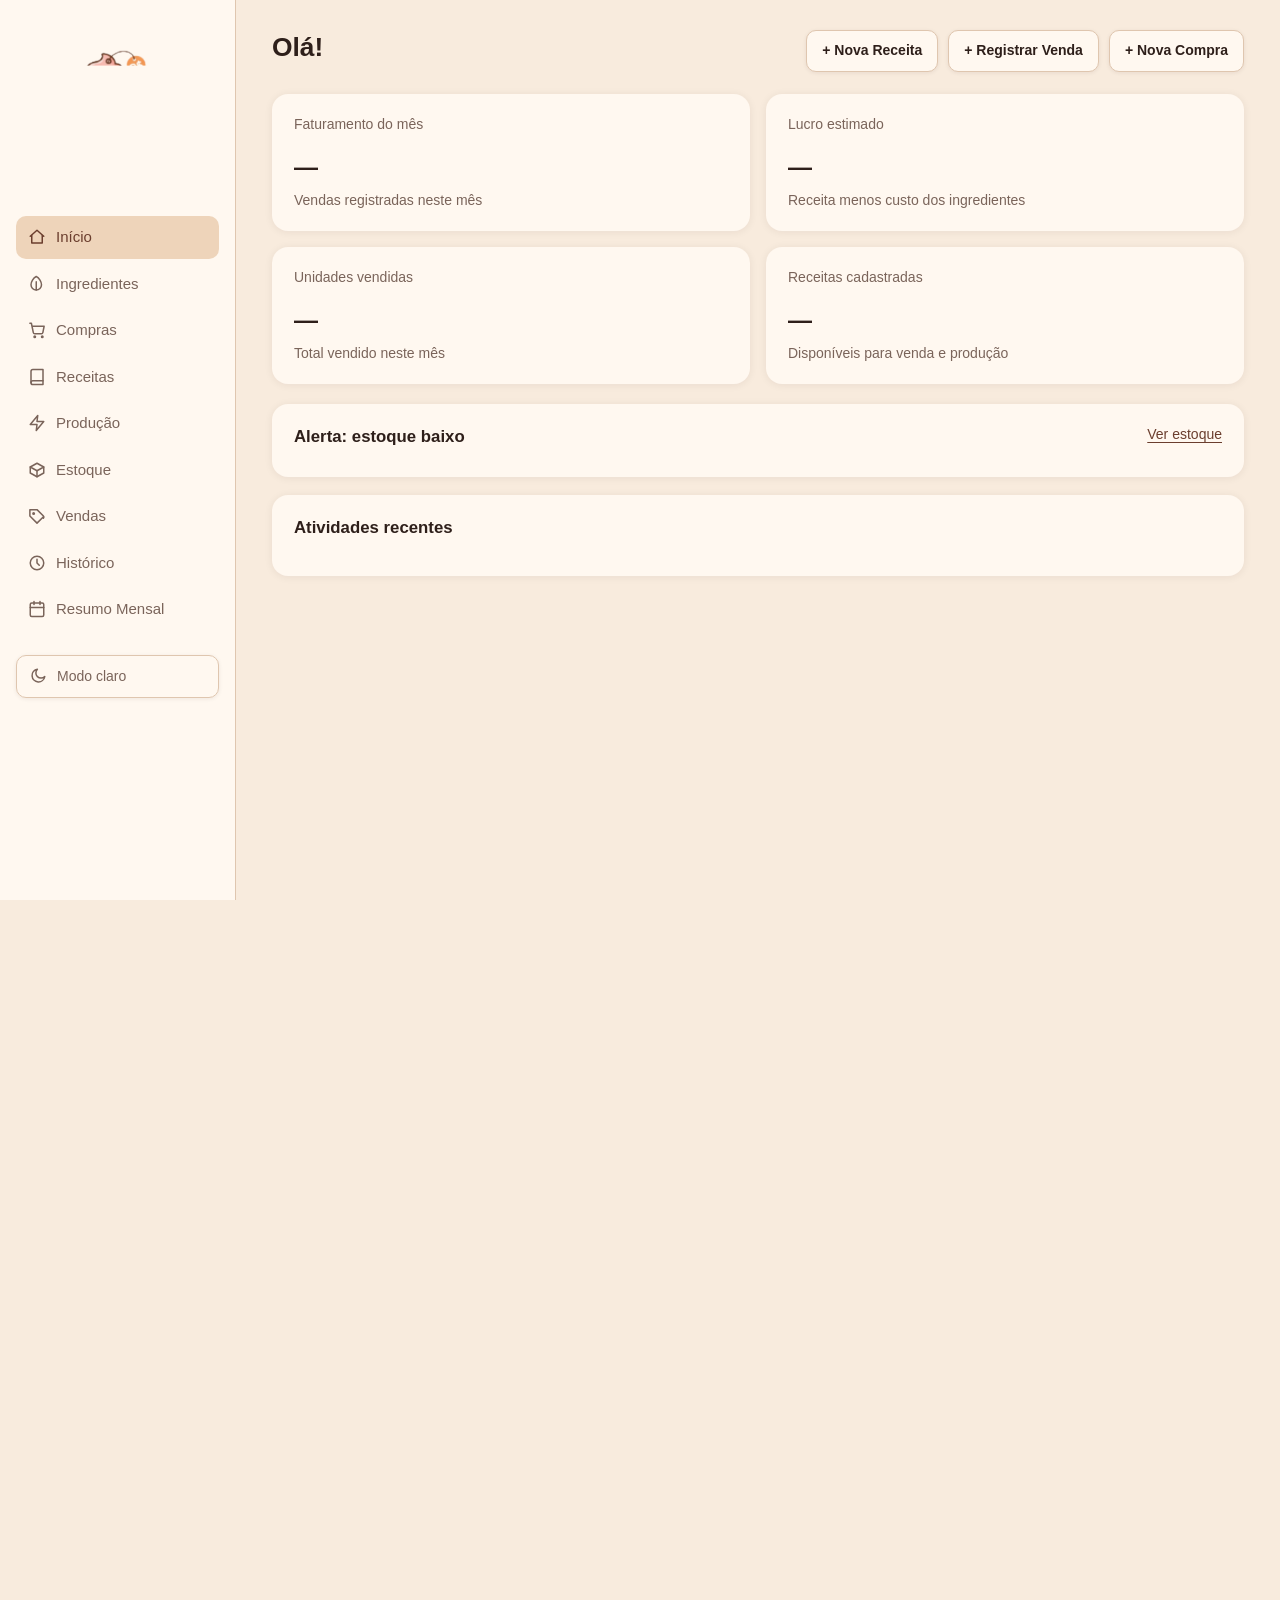
<file: index.html>
<!DOCTYPE html>
<html lang="pt-BR">
<head>
  <meta charset="UTF-8">
  <meta http-equiv="refresh" content="0; url=pages/index.html">
  <meta name="viewport" content="width=device-width, initial-scale=1.0">
  <title>Precifica Fácil</title>
</head>
<body>
  <p>Redirecionando para o <a href="pages/index.html">Precifica Fácil</a>...</p>
</body>
</html>
</file>
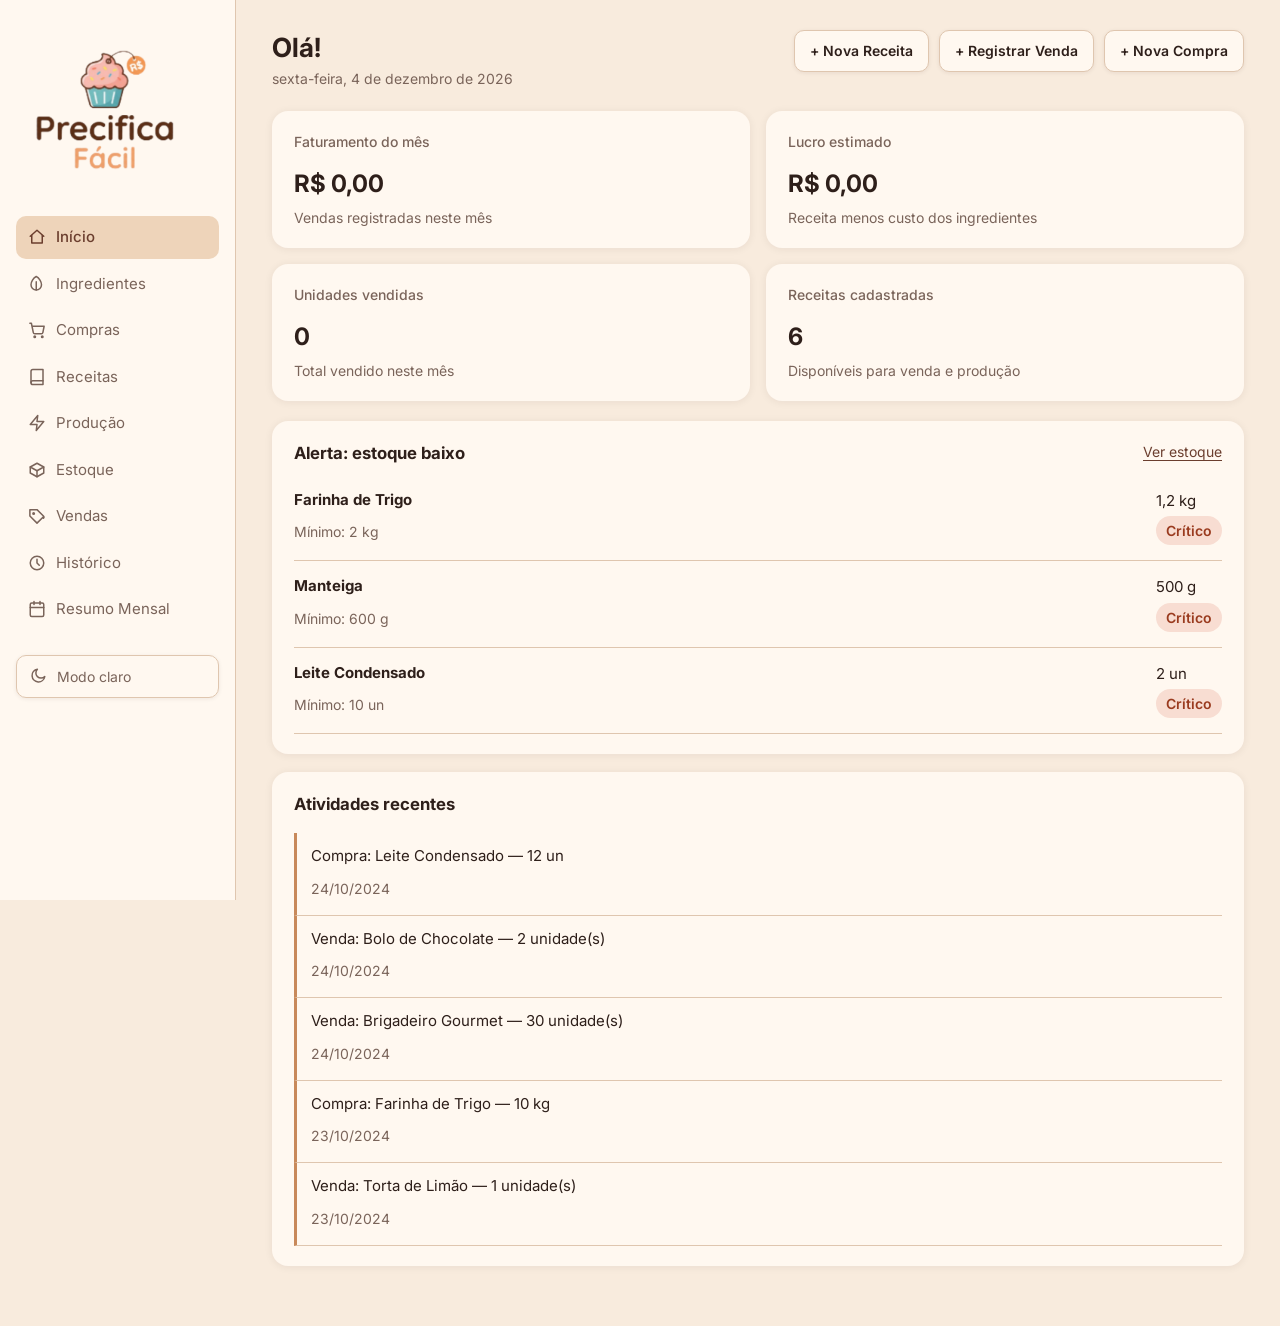
<file: pages/index.html>
<!DOCTYPE html>
<html lang="pt-BR">
<head>
  <meta charset="UTF-8">
  <meta name="viewport" content="width=device-width, initial-scale=1.0">
  <title>Início | Precifica Fácil</title>
  <link rel="preconnect" href="https://fonts.googleapis.com">
  <link href="https://fonts.googleapis.com/css2?family=Inter:wght@400;500;600;700;800&amp;display=swap" rel="stylesheet">
  <script src="../js/core/tema.js"></script>
  <link rel="stylesheet" href="../style.css">

  <!-- defer espera o HTML ficar pronto e mantém a ordem destes três arquivos. -->
  <script src="../js/dados.js" defer></script>
  <script src="../js/core/formatacao.js" defer></script>
  <script src="../js/core/consultas.js" defer></script>
  <script src="../js/core/calculos.js" defer></script>
  <script src="../js/core/interface.js" defer></script>
  <script src="../js/pages/inicio.js" defer></script>
</head>
<body>
  <a href="#conteudo" class="pular-menu">Ir para o conteúdo</a>
  <div class="aplicacao">
    <!-- Este menu é igual em todas as telas. aria-current marca a tela atual. -->
    <aside class="menu-lateral">
      <a class="marca" href="index.html">
        <img class="marca-logo" src="../assets/logo-precifica-facil.png" alt="Precifica Fácil">
      </a>
      <nav class="menu" aria-label="Menu principal">
        <a class="menu-link" href="index.html" aria-current="page">
          <svg aria-hidden="true" viewBox="0 0 24 24" fill="none" stroke-width="2" stroke-linecap="round" stroke-linejoin="round"><path d="M3 11l9-8 9 8"/><path d="M5 10v10h14V10"/></svg>
          <span>Início</span>
        </a>
        <a class="menu-link" href="ingredientes.html">
          <svg aria-hidden="true" viewBox="0 0 24 24" fill="none" stroke-width="2" stroke-linecap="round" stroke-linejoin="round"><path d="M11 20A7 7 0 0 1 4 13c0-4 3-9 7-11 4 2 7 7 7 11a7 7 0 0 1-7 7z"/><path d="M11 20V9"/></svg>
          <span>Ingredientes</span>
        </a>
        <a class="menu-link" href="compras.html">
          <svg aria-hidden="true" viewBox="0 0 24 24" fill="none" stroke-width="2" stroke-linecap="round" stroke-linejoin="round"><circle cx="9" cy="21" r="1"/><circle cx="19" cy="21" r="1"/><path d="M2.5 3h2l2.6 12.4a2 2 0 0 0 2 1.6h8.7a2 2 0 0 0 2-1.6L21.5 7H6"/></svg>
          <span>Compras</span>
        </a>
        <a class="menu-link" href="receitas.html">
          <svg aria-hidden="true" viewBox="0 0 24 24" fill="none" stroke-width="2" stroke-linecap="round" stroke-linejoin="round"><path d="M4 19.5A2.5 2.5 0 0 1 6.5 17H20"/><path d="M6.5 2H20v20H6.5A2.5 2.5 0 0 1 4 19.5v-15A2.5 2.5 0 0 1 6.5 2z"/></svg>
          <span>Receitas</span>
        </a>
        <a class="menu-link" href="producao.html">
          <svg aria-hidden="true" viewBox="0 0 24 24" fill="none" stroke-width="2" stroke-linecap="round" stroke-linejoin="round"><polygon points="13 2 3 14 12 14 11 22 21 10 12 10 13 2"/></svg>
          <span>Produção</span>
        </a>
        <a class="menu-link" href="estoque.html">
          <svg aria-hidden="true" viewBox="0 0 24 24" fill="none" stroke-width="2" stroke-linecap="round" stroke-linejoin="round"><path d="M21 8l-9-5-9 5 9 5 9-5z"/><path d="M3 8v8l9 5 9-5V8"/><path d="M12 13v8"/></svg>
          <span>Estoque</span>
        </a>
        <a class="menu-link" href="vendas.html">
          <svg aria-hidden="true" viewBox="0 0 24 24" fill="none" stroke-width="2" stroke-linecap="round" stroke-linejoin="round"><path d="M20.6 12.9L12 21.5 2.5 12 2.5 3.5 12 3.5l8.6 8.6a2 2 0 0 1 0 2.8z"/><circle cx="7.5" cy="8.5" r="1"/></svg>
          <span>Vendas</span>
        </a>
        <a class="menu-link" href="historico.html">
          <svg aria-hidden="true" viewBox="0 0 24 24" fill="none" stroke-width="2" stroke-linecap="round" stroke-linejoin="round"><circle cx="12" cy="12" r="9"/><path d="M12 7v5l3 3"/></svg>
          <span>Histórico</span>
        </a>
        <a class="menu-link" href="resumo.html">
          <svg aria-hidden="true" viewBox="0 0 24 24" fill="none" stroke-width="2" stroke-linecap="round" stroke-linejoin="round"><rect x="3" y="4" width="18" height="18" rx="2"/><path d="M16 2v4M8 2v4M3 10h18"/></svg>
          <span>Resumo Mensal</span>
        </a>
      </nav>
      <button class="alternador-tema" type="button" data-alternar-tema aria-pressed="false" aria-label="Modo claro ativado">
        <svg aria-hidden="true" viewBox="0 0 24 24" fill="none" stroke-width="2" stroke-linecap="round" stroke-linejoin="round"><path d="M21 12.8A8.5 8.5 0 1 1 11.2 3 6.5 6.5 0 0 0 21 12.8z"/></svg>
        <span data-tema-label>Modo claro</span>
      </button>
    </aside>

    <!-- Aqui começa o conteúdo exclusivo desta tela. -->
    <main id="conteudo" class="conteudo">
      <header class="cabecalho-pagina">
        <div>
          <h1>Olá!</h1>
          <p class="texto-secundario"><span id="data-atual"></span></p>
        </div>
        <div class="acoes"><a class="botao botao-contorno" href="nova-receita.html">+ Nova Receita</a><a class="botao botao-contorno" href="vendas.html">+ Registrar Venda</a><a class="botao botao-contorno" href="compras.html">+ Nova Compra</a></div>
      </header>
      <div class="grade-indicadores">
        <article class="indicador">
          <h2>Faturamento do mês</h2>
          <p class="indicador-valor" id="inicio-faturamento">—</p>
          <p class="texto-secundario">Vendas registradas neste mês</p>
        </article>
        <article class="indicador">
          <h2>Lucro estimado</h2>
          <p class="indicador-valor" id="inicio-lucro">—</p>
          <p class="texto-secundario">Receita menos custo dos ingredientes</p>
        </article>
        <article class="indicador">
          <h2>Unidades vendidas</h2>
          <p class="indicador-valor" id="inicio-quantidade">—</p>
          <p class="texto-secundario">Total vendido neste mês</p>
        </article>
        <article class="indicador">
          <h2>Receitas cadastradas</h2>
          <p class="indicador-valor" id="inicio-receitas">—</p>
          <p class="texto-secundario">Disponíveis para venda e produção</p>
        </article>
      </div>
      <div class="grade-duas-colunas">
        <section class="cartao">
          <div class="cabecalho-cartao"><h2>Alerta: estoque baixo</h2><a href="estoque.html">Ver estoque</a></div>
          <div id="inicio-alertas"></div>
        </section>
        <section class="cartao">
          <h2>Atividades recentes</h2>
          <div id="inicio-atividades"></div>
        </section>
      </div>
    </main>
  </div>


  <noscript><p>Ative o JavaScript para usar os cadastros e os cálculos.</p></noscript>
  <!-- Avisos de erro permanecem visíveis; mensagens de sucesso somem sozinhas. -->
  <p id="mensagem" class="mensagem" role="status" aria-live="polite" hidden></p>
</body>
</html>
</file>
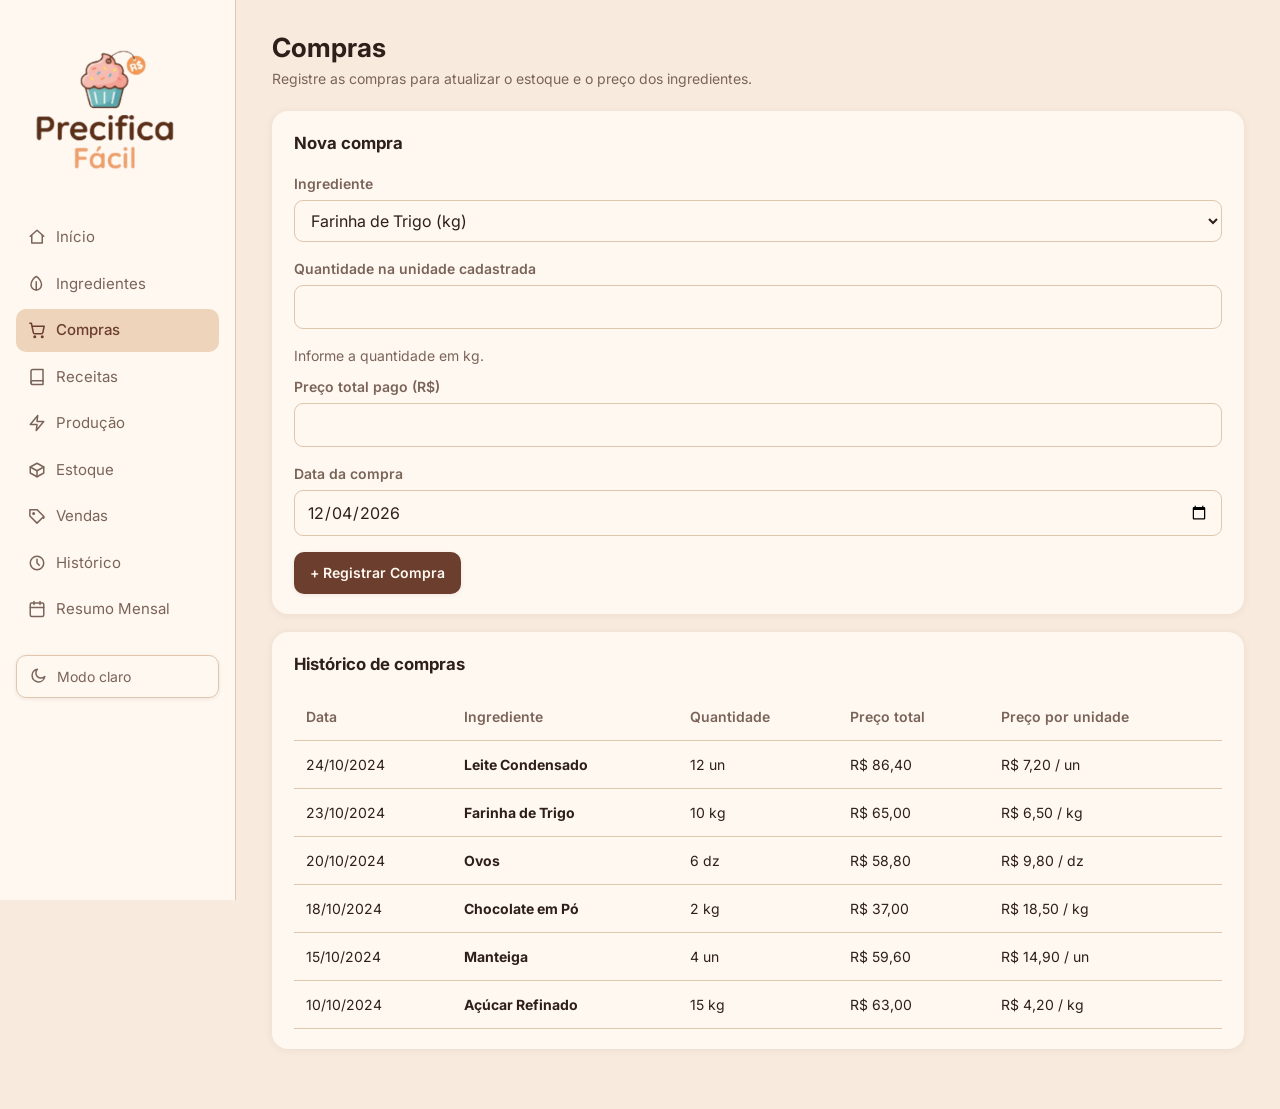
<file: pages/compras.html>
<!DOCTYPE html>
<html lang="pt-BR">
<head>
  <meta charset="UTF-8">
  <meta name="viewport" content="width=device-width, initial-scale=1.0">
  <title>Compras | Precifica Fácil</title>
  <link rel="preconnect" href="https://fonts.googleapis.com">
  <link href="https://fonts.googleapis.com/css2?family=Inter:wght@400;500;600;700;800&amp;display=swap" rel="stylesheet">
  <script src="../js/core/tema.js"></script>
  <link rel="stylesheet" href="../style.css">

  <!-- defer espera o HTML ficar pronto e mantém a ordem destes três arquivos. -->
  <script src="../js/dados.js" defer></script>
  <script src="../js/core/formatacao.js" defer></script>
  <script src="../js/core/consultas.js" defer></script>
  <script src="../js/core/calculos.js" defer></script>
  <script src="../js/core/interface.js" defer></script>
  <script src="../js/pages/compras.js" defer></script>
</head>
<body>
  <a href="#conteudo" class="pular-menu">Ir para o conteúdo</a>
  <div class="aplicacao">
    <!-- Este menu é igual em todas as telas. aria-current marca a tela atual. -->
    <aside class="menu-lateral">
      <a class="marca" href="index.html">
        <img class="marca-logo" src="../assets/logo-precifica-facil.png" alt="Precifica Fácil">
      </a>
      <nav class="menu" aria-label="Menu principal">
        <a class="menu-link" href="index.html">
          <svg aria-hidden="true" viewBox="0 0 24 24" fill="none" stroke-width="2" stroke-linecap="round" stroke-linejoin="round"><path d="M3 11l9-8 9 8"/><path d="M5 10v10h14V10"/></svg>
          <span>Início</span>
        </a>
        <a class="menu-link" href="ingredientes.html">
          <svg aria-hidden="true" viewBox="0 0 24 24" fill="none" stroke-width="2" stroke-linecap="round" stroke-linejoin="round"><path d="M11 20A7 7 0 0 1 4 13c0-4 3-9 7-11 4 2 7 7 7 11a7 7 0 0 1-7 7z"/><path d="M11 20V9"/></svg>
          <span>Ingredientes</span>
        </a>
        <a class="menu-link" href="compras.html" aria-current="page">
          <svg aria-hidden="true" viewBox="0 0 24 24" fill="none" stroke-width="2" stroke-linecap="round" stroke-linejoin="round"><circle cx="9" cy="21" r="1"/><circle cx="19" cy="21" r="1"/><path d="M2.5 3h2l2.6 12.4a2 2 0 0 0 2 1.6h8.7a2 2 0 0 0 2-1.6L21.5 7H6"/></svg>
          <span>Compras</span>
        </a>
        <a class="menu-link" href="receitas.html">
          <svg aria-hidden="true" viewBox="0 0 24 24" fill="none" stroke-width="2" stroke-linecap="round" stroke-linejoin="round"><path d="M4 19.5A2.5 2.5 0 0 1 6.5 17H20"/><path d="M6.5 2H20v20H6.5A2.5 2.5 0 0 1 4 19.5v-15A2.5 2.5 0 0 1 6.5 2z"/></svg>
          <span>Receitas</span>
        </a>
        <a class="menu-link" href="producao.html">
          <svg aria-hidden="true" viewBox="0 0 24 24" fill="none" stroke-width="2" stroke-linecap="round" stroke-linejoin="round"><polygon points="13 2 3 14 12 14 11 22 21 10 12 10 13 2"/></svg>
          <span>Produção</span>
        </a>
        <a class="menu-link" href="estoque.html">
          <svg aria-hidden="true" viewBox="0 0 24 24" fill="none" stroke-width="2" stroke-linecap="round" stroke-linejoin="round"><path d="M21 8l-9-5-9 5 9 5 9-5z"/><path d="M3 8v8l9 5 9-5V8"/><path d="M12 13v8"/></svg>
          <span>Estoque</span>
        </a>
        <a class="menu-link" href="vendas.html">
          <svg aria-hidden="true" viewBox="0 0 24 24" fill="none" stroke-width="2" stroke-linecap="round" stroke-linejoin="round"><path d="M20.6 12.9L12 21.5 2.5 12 2.5 3.5 12 3.5l8.6 8.6a2 2 0 0 1 0 2.8z"/><circle cx="7.5" cy="8.5" r="1"/></svg>
          <span>Vendas</span>
        </a>
        <a class="menu-link" href="historico.html">
          <svg aria-hidden="true" viewBox="0 0 24 24" fill="none" stroke-width="2" stroke-linecap="round" stroke-linejoin="round"><circle cx="12" cy="12" r="9"/><path d="M12 7v5l3 3"/></svg>
          <span>Histórico</span>
        </a>
        <a class="menu-link" href="resumo.html">
          <svg aria-hidden="true" viewBox="0 0 24 24" fill="none" stroke-width="2" stroke-linecap="round" stroke-linejoin="round"><rect x="3" y="4" width="18" height="18" rx="2"/><path d="M16 2v4M8 2v4M3 10h18"/></svg>
          <span>Resumo Mensal</span>
        </a>
      </nav>
      <button class="alternador-tema" type="button" data-alternar-tema aria-pressed="false" aria-label="Modo claro ativado">
        <svg aria-hidden="true" viewBox="0 0 24 24" fill="none" stroke-width="2" stroke-linecap="round" stroke-linejoin="round"><path d="M21 12.8A8.5 8.5 0 1 1 11.2 3 6.5 6.5 0 0 0 21 12.8z"/></svg>
        <span data-tema-label>Modo claro</span>
      </button>
    </aside>

    <!-- Aqui começa o conteúdo exclusivo desta tela. -->
    <main id="conteudo" class="conteudo">
      <header class="cabecalho-pagina">
        <div>
          <h1>Compras</h1>
          <p class="texto-secundario">Registre as compras para atualizar o estoque e o preço dos ingredientes.</p>
        </div>
        <div class="acoes"></div>
      </header>
      <div class="grade-duas-colunas">
        <section class="cartao">
          <h2>Nova compra</h2>
          <form id="formulario-compra">
          <div class="campo">
            <label for="compra-ingrediente">Ingrediente</label>
            <select id="compra-ingrediente" required></select>
          </div>          <div class="campo">
            <label for="compra-quantidade">Quantidade na unidade cadastrada</label>
            <input type="number" id="compra-quantidade" min="0.001" step="0.001" required aria-describedby="compra-unidade">
          </div>            <p id="compra-unidade" class="nota"></p>
          <div class="campo">
            <label for="compra-preco">Preço total pago (R$)</label>
            <input type="number" id="compra-preco" min="0.01" step="0.01" required>
          </div>          <div class="campo">
            <label for="compra-data">Data da compra</label>
            <input type="date" id="compra-data" required>
          </div><button type="submit" class="botao botao-principal">+ Registrar Compra</button>
          </form>
        </section>
        <section class="cartao">
          <h2>Histórico de compras</h2>
        <div class="tabela-rolagem" role="region" aria-label="Histórico de compras" tabindex="0">
          <table>
            <caption class="somente-leitor">Histórico de compras</caption>
            <thead>
              <tr>
                <th scope="col">Data</th>
                <th scope="col">Ingrediente</th>
                <th scope="col">Quantidade</th>
                <th scope="col">Preço total</th>
                <th scope="col">Preço por unidade</th>
              </tr>
            </thead>
            <!-- O JavaScript desta tela preenche as linhas abaixo. -->
            <tbody id="tabela-compras"></tbody>

          </table>
        </div>
        </section>
      </div>
    </main>
  </div>


  <noscript><p>Ative o JavaScript para usar os cadastros e os cálculos.</p></noscript>
  <!-- Avisos de erro permanecem visíveis; mensagens de sucesso somem sozinhas. -->
  <p id="mensagem" class="mensagem" role="status" aria-live="polite" hidden></p>
</body>
</html>
</file>
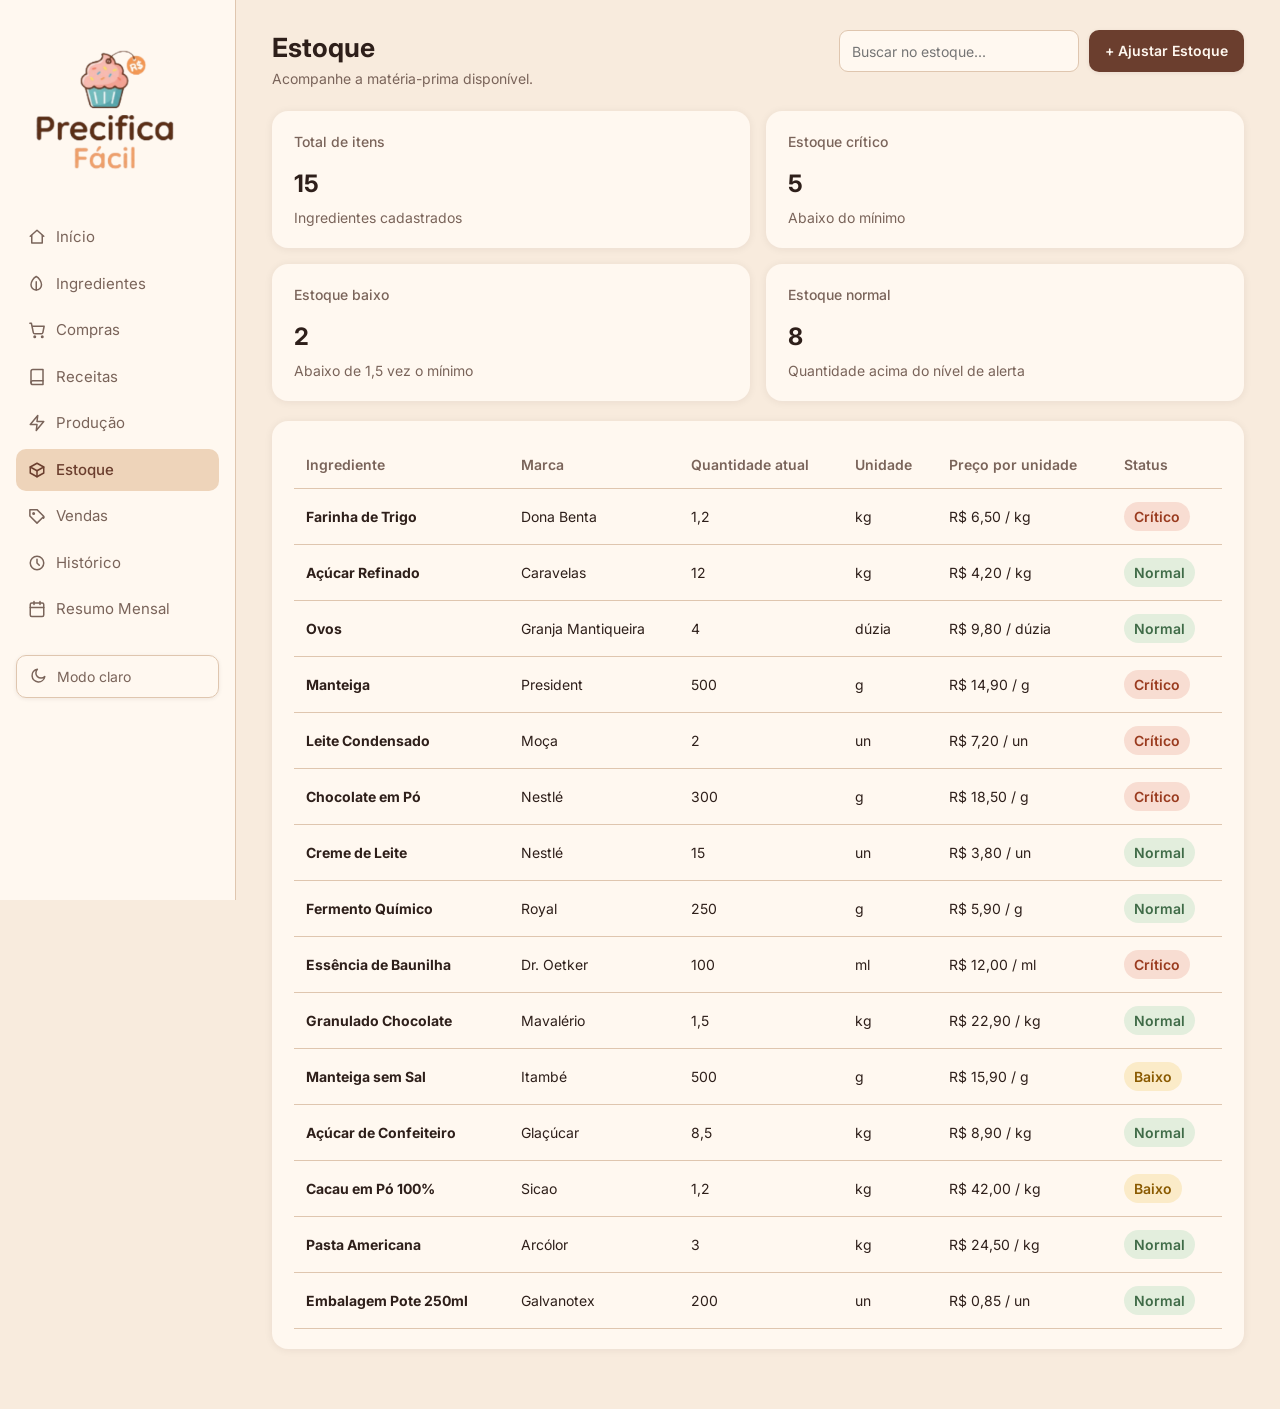
<file: pages/estoque.html>
<!DOCTYPE html>
<html lang="pt-BR">
<head>
  <meta charset="UTF-8">
  <meta name="viewport" content="width=device-width, initial-scale=1.0">
  <title>Estoque | Precifica Fácil</title>
  <link rel="preconnect" href="https://fonts.googleapis.com">
  <link href="https://fonts.googleapis.com/css2?family=Inter:wght@400;500;600;700;800&amp;display=swap" rel="stylesheet">
  <script src="../js/core/tema.js"></script>
  <link rel="stylesheet" href="../style.css">

  <!-- defer espera o HTML ficar pronto e mantém a ordem destes três arquivos. -->
  <script src="../js/dados.js" defer></script>
  <script src="../js/core/formatacao.js" defer></script>
  <script src="../js/core/consultas.js" defer></script>
  <script src="../js/core/calculos.js" defer></script>
  <script src="../js/core/interface.js" defer></script>
  <script src="../js/pages/estoque.js" defer></script>
</head>
<body>
  <a href="#conteudo" class="pular-menu">Ir para o conteúdo</a>
  <div class="aplicacao">
    <!-- Este menu é igual em todas as telas. aria-current marca a tela atual. -->
    <aside class="menu-lateral">
      <a class="marca" href="index.html">
        <img class="marca-logo" src="../assets/logo-precifica-facil.png" alt="Precifica Fácil">
      </a>
      <nav class="menu" aria-label="Menu principal">
        <a class="menu-link" href="index.html">
          <svg aria-hidden="true" viewBox="0 0 24 24" fill="none" stroke-width="2" stroke-linecap="round" stroke-linejoin="round"><path d="M3 11l9-8 9 8"/><path d="M5 10v10h14V10"/></svg>
          <span>Início</span>
        </a>
        <a class="menu-link" href="ingredientes.html">
          <svg aria-hidden="true" viewBox="0 0 24 24" fill="none" stroke-width="2" stroke-linecap="round" stroke-linejoin="round"><path d="M11 20A7 7 0 0 1 4 13c0-4 3-9 7-11 4 2 7 7 7 11a7 7 0 0 1-7 7z"/><path d="M11 20V9"/></svg>
          <span>Ingredientes</span>
        </a>
        <a class="menu-link" href="compras.html">
          <svg aria-hidden="true" viewBox="0 0 24 24" fill="none" stroke-width="2" stroke-linecap="round" stroke-linejoin="round"><circle cx="9" cy="21" r="1"/><circle cx="19" cy="21" r="1"/><path d="M2.5 3h2l2.6 12.4a2 2 0 0 0 2 1.6h8.7a2 2 0 0 0 2-1.6L21.5 7H6"/></svg>
          <span>Compras</span>
        </a>
        <a class="menu-link" href="receitas.html">
          <svg aria-hidden="true" viewBox="0 0 24 24" fill="none" stroke-width="2" stroke-linecap="round" stroke-linejoin="round"><path d="M4 19.5A2.5 2.5 0 0 1 6.5 17H20"/><path d="M6.5 2H20v20H6.5A2.5 2.5 0 0 1 4 19.5v-15A2.5 2.5 0 0 1 6.5 2z"/></svg>
          <span>Receitas</span>
        </a>
        <a class="menu-link" href="producao.html">
          <svg aria-hidden="true" viewBox="0 0 24 24" fill="none" stroke-width="2" stroke-linecap="round" stroke-linejoin="round"><polygon points="13 2 3 14 12 14 11 22 21 10 12 10 13 2"/></svg>
          <span>Produção</span>
        </a>
        <a class="menu-link" href="estoque.html" aria-current="page">
          <svg aria-hidden="true" viewBox="0 0 24 24" fill="none" stroke-width="2" stroke-linecap="round" stroke-linejoin="round"><path d="M21 8l-9-5-9 5 9 5 9-5z"/><path d="M3 8v8l9 5 9-5V8"/><path d="M12 13v8"/></svg>
          <span>Estoque</span>
        </a>
        <a class="menu-link" href="vendas.html">
          <svg aria-hidden="true" viewBox="0 0 24 24" fill="none" stroke-width="2" stroke-linecap="round" stroke-linejoin="round"><path d="M20.6 12.9L12 21.5 2.5 12 2.5 3.5 12 3.5l8.6 8.6a2 2 0 0 1 0 2.8z"/><circle cx="7.5" cy="8.5" r="1"/></svg>
          <span>Vendas</span>
        </a>
        <a class="menu-link" href="historico.html">
          <svg aria-hidden="true" viewBox="0 0 24 24" fill="none" stroke-width="2" stroke-linecap="round" stroke-linejoin="round"><circle cx="12" cy="12" r="9"/><path d="M12 7v5l3 3"/></svg>
          <span>Histórico</span>
        </a>
        <a class="menu-link" href="resumo.html">
          <svg aria-hidden="true" viewBox="0 0 24 24" fill="none" stroke-width="2" stroke-linecap="round" stroke-linejoin="round"><rect x="3" y="4" width="18" height="18" rx="2"/><path d="M16 2v4M8 2v4M3 10h18"/></svg>
          <span>Resumo Mensal</span>
        </a>
      </nav>
      <button class="alternador-tema" type="button" data-alternar-tema aria-pressed="false" aria-label="Modo claro ativado">
        <svg aria-hidden="true" viewBox="0 0 24 24" fill="none" stroke-width="2" stroke-linecap="round" stroke-linejoin="round"><path d="M21 12.8A8.5 8.5 0 1 1 11.2 3 6.5 6.5 0 0 0 21 12.8z"/></svg>
        <span data-tema-label>Modo claro</span>
      </button>
    </aside>

    <!-- Aqui começa o conteúdo exclusivo desta tela. -->
    <main id="conteudo" class="conteudo">
      <header class="cabecalho-pagina">
        <div>
          <h1>Estoque</h1>
          <p class="texto-secundario">Acompanhe a matéria-prima disponível.</p>
        </div>
        <div class="acoes"><label class="busca" for="busca-estoque">
            <span class="somente-leitor">Buscar no estoque...</span>
            <input type="search" id="busca-estoque" placeholder="Buscar no estoque...">
          </label><button type="button" id="abrir-estoque" class="botao botao-principal">+ Ajustar Estoque</button></div>
      </header>
      <div class="grade-indicadores">
        <article class="indicador">
          <h2>Total de itens</h2>
          <p class="indicador-valor" id="estoque-total">—</p>
          <p class="texto-secundario">Ingredientes cadastrados</p>
        </article>
        <article class="indicador">
          <h2>Estoque crítico</h2>
          <p class="indicador-valor" id="estoque-critico">—</p>
          <p class="texto-secundario">Abaixo do mínimo</p>
        </article>
        <article class="indicador">
          <h2>Estoque baixo</h2>
          <p class="indicador-valor" id="estoque-baixo">—</p>
          <p class="texto-secundario">Abaixo de 1,5 vez o mínimo</p>
        </article>
        <article class="indicador">
          <h2>Estoque normal</h2>
          <p class="indicador-valor" id="estoque-normal">—</p>
          <p class="texto-secundario">Quantidade acima do nível de alerta</p>
        </article>
      </div>
      <section class="cartao">
        <div class="tabela-rolagem" role="region" aria-label="Estoque de ingredientes" tabindex="0">
          <table>
            <caption class="somente-leitor">Estoque de ingredientes</caption>
            <thead>
              <tr>
                <th scope="col">Ingrediente</th>
                <th scope="col">Marca</th>
                <th scope="col">Quantidade atual</th>
                <th scope="col">Unidade</th>
                <th scope="col">Preço por unidade</th>
                <th scope="col">Status</th>
              </tr>
            </thead>
            <!-- O JavaScript desta tela preenche as linhas abaixo. -->
            <tbody id="tabela-estoque"></tbody>

          </table>
        </div>
      </section>
    </main>
  </div>

  <!-- dialog oferece foco e fechamento com Escape pelo próprio navegador. -->
  <dialog id="modal-estoque" class="modal" aria-labelledby="modal-estoque-titulo">
    <h2 id="modal-estoque-titulo">Ajustar estoque</h2>
    <p class="texto-secundario">Informe a quantidade disponível após a conferência.</p>
    <form id="formulario-estoque">
          <div class="campo">
            <label for="ajuste-ingrediente">Ingrediente</label>
            <select id="ajuste-ingrediente" required></select>
          </div>          <div class="campo">
            <label for="ajuste-quantidade">Nova quantidade na unidade cadastrada</label>
            <input type="number" id="ajuste-quantidade" min="0" step="0.001" required>
          </div>      <p class="nota" id="ajuste-unidade"></p>
      <div class="acoes-formulario"><button type="button" class="botao botao-contorno" data-fechar-modal>Cancelar</button><button type="submit" class="botao botao-principal">Salvar</button></div>
    </form>
  </dialog>
  <noscript><p>Ative o JavaScript para usar os cadastros e os cálculos.</p></noscript>
  <!-- Avisos de erro permanecem visíveis; mensagens de sucesso somem sozinhas. -->
  <p id="mensagem" class="mensagem" role="status" aria-live="polite" hidden></p>
</body>
</html>
</file>
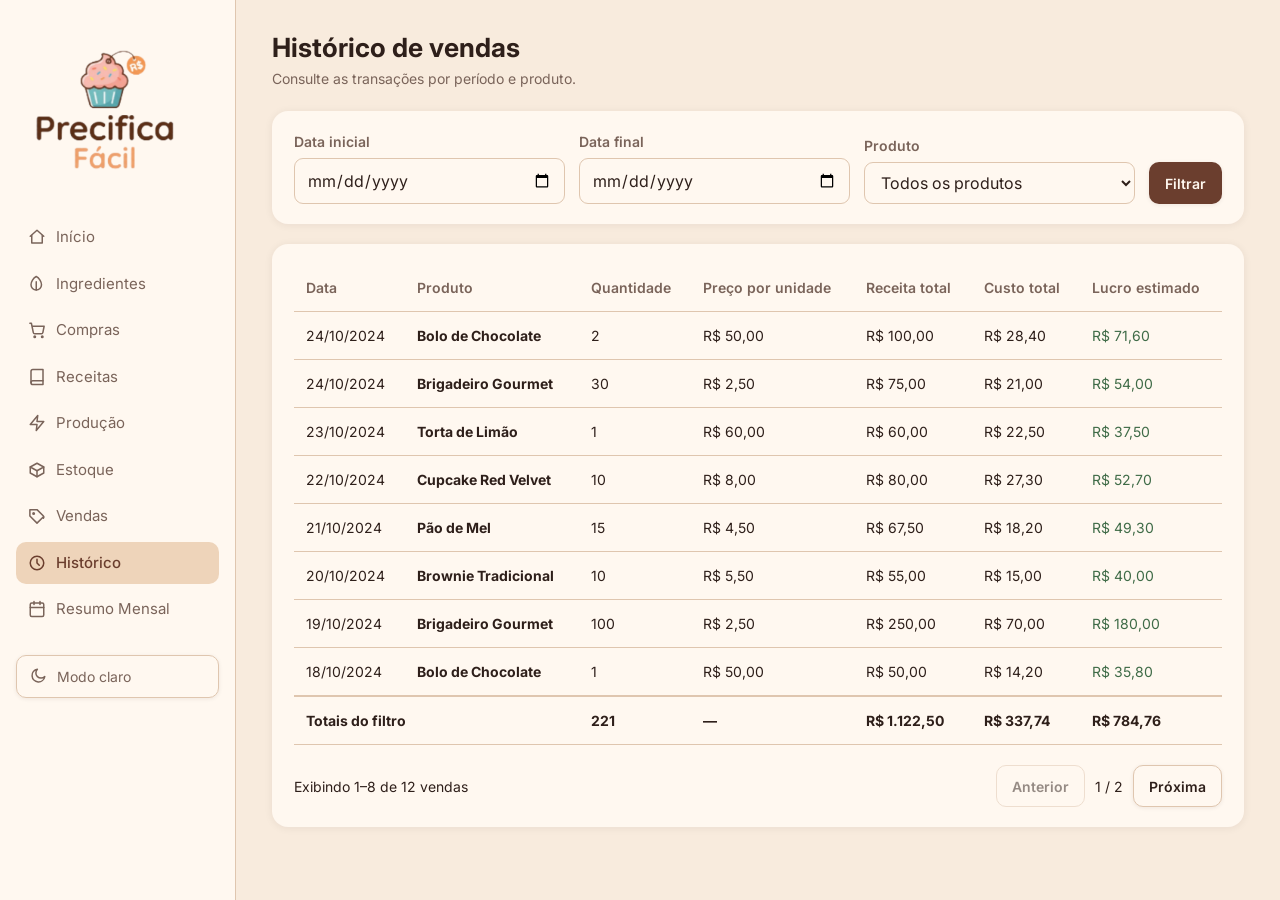
<file: pages/historico.html>
<!DOCTYPE html>
<html lang="pt-BR">
<head>
  <meta charset="UTF-8">
  <meta name="viewport" content="width=device-width, initial-scale=1.0">
  <title>Histórico de vendas | Precifica Fácil</title>
  <link rel="preconnect" href="https://fonts.googleapis.com">
  <link href="https://fonts.googleapis.com/css2?family=Inter:wght@400;500;600;700;800&amp;display=swap" rel="stylesheet">
  <script src="../js/core/tema.js"></script>
  <link rel="stylesheet" href="../style.css">

  <!-- defer espera o HTML ficar pronto e mantém a ordem destes três arquivos. -->
  <script src="../js/dados.js" defer></script>
  <script src="../js/core/formatacao.js" defer></script>
  <script src="../js/core/consultas.js" defer></script>
  <script src="../js/core/calculos.js" defer></script>
  <script src="../js/core/interface.js" defer></script>
  <script src="../js/pages/historico.js" defer></script>
</head>
<body>
  <a href="#conteudo" class="pular-menu">Ir para o conteúdo</a>
  <div class="aplicacao">
    <!-- Este menu é igual em todas as telas. aria-current marca a tela atual. -->
    <aside class="menu-lateral">
      <a class="marca" href="index.html">
        <img class="marca-logo" src="../assets/logo-precifica-facil.png" alt="Precifica Fácil">
      </a>
      <nav class="menu" aria-label="Menu principal">
        <a class="menu-link" href="index.html">
          <svg aria-hidden="true" viewBox="0 0 24 24" fill="none" stroke-width="2" stroke-linecap="round" stroke-linejoin="round"><path d="M3 11l9-8 9 8"/><path d="M5 10v10h14V10"/></svg>
          <span>Início</span>
        </a>
        <a class="menu-link" href="ingredientes.html">
          <svg aria-hidden="true" viewBox="0 0 24 24" fill="none" stroke-width="2" stroke-linecap="round" stroke-linejoin="round"><path d="M11 20A7 7 0 0 1 4 13c0-4 3-9 7-11 4 2 7 7 7 11a7 7 0 0 1-7 7z"/><path d="M11 20V9"/></svg>
          <span>Ingredientes</span>
        </a>
        <a class="menu-link" href="compras.html">
          <svg aria-hidden="true" viewBox="0 0 24 24" fill="none" stroke-width="2" stroke-linecap="round" stroke-linejoin="round"><circle cx="9" cy="21" r="1"/><circle cx="19" cy="21" r="1"/><path d="M2.5 3h2l2.6 12.4a2 2 0 0 0 2 1.6h8.7a2 2 0 0 0 2-1.6L21.5 7H6"/></svg>
          <span>Compras</span>
        </a>
        <a class="menu-link" href="receitas.html">
          <svg aria-hidden="true" viewBox="0 0 24 24" fill="none" stroke-width="2" stroke-linecap="round" stroke-linejoin="round"><path d="M4 19.5A2.5 2.5 0 0 1 6.5 17H20"/><path d="M6.5 2H20v20H6.5A2.5 2.5 0 0 1 4 19.5v-15A2.5 2.5 0 0 1 6.5 2z"/></svg>
          <span>Receitas</span>
        </a>
        <a class="menu-link" href="producao.html">
          <svg aria-hidden="true" viewBox="0 0 24 24" fill="none" stroke-width="2" stroke-linecap="round" stroke-linejoin="round"><polygon points="13 2 3 14 12 14 11 22 21 10 12 10 13 2"/></svg>
          <span>Produção</span>
        </a>
        <a class="menu-link" href="estoque.html">
          <svg aria-hidden="true" viewBox="0 0 24 24" fill="none" stroke-width="2" stroke-linecap="round" stroke-linejoin="round"><path d="M21 8l-9-5-9 5 9 5 9-5z"/><path d="M3 8v8l9 5 9-5V8"/><path d="M12 13v8"/></svg>
          <span>Estoque</span>
        </a>
        <a class="menu-link" href="vendas.html">
          <svg aria-hidden="true" viewBox="0 0 24 24" fill="none" stroke-width="2" stroke-linecap="round" stroke-linejoin="round"><path d="M20.6 12.9L12 21.5 2.5 12 2.5 3.5 12 3.5l8.6 8.6a2 2 0 0 1 0 2.8z"/><circle cx="7.5" cy="8.5" r="1"/></svg>
          <span>Vendas</span>
        </a>
        <a class="menu-link" href="historico.html" aria-current="page">
          <svg aria-hidden="true" viewBox="0 0 24 24" fill="none" stroke-width="2" stroke-linecap="round" stroke-linejoin="round"><circle cx="12" cy="12" r="9"/><path d="M12 7v5l3 3"/></svg>
          <span>Histórico</span>
        </a>
        <a class="menu-link" href="resumo.html">
          <svg aria-hidden="true" viewBox="0 0 24 24" fill="none" stroke-width="2" stroke-linecap="round" stroke-linejoin="round"><rect x="3" y="4" width="18" height="18" rx="2"/><path d="M16 2v4M8 2v4M3 10h18"/></svg>
          <span>Resumo Mensal</span>
        </a>
      </nav>
      <button class="alternador-tema" type="button" data-alternar-tema aria-pressed="false" aria-label="Modo claro ativado">
        <svg aria-hidden="true" viewBox="0 0 24 24" fill="none" stroke-width="2" stroke-linecap="round" stroke-linejoin="round"><path d="M21 12.8A8.5 8.5 0 1 1 11.2 3 6.5 6.5 0 0 0 21 12.8z"/></svg>
        <span data-tema-label>Modo claro</span>
      </button>
    </aside>

    <!-- Aqui começa o conteúdo exclusivo desta tela. -->
    <main id="conteudo" class="conteudo">
      <header class="cabecalho-pagina">
        <div>
          <h1>Histórico de vendas</h1>
          <p class="texto-secundario">Consulte as transações por período e produto.</p>
        </div>
        <div class="acoes"></div>
      </header>
      <form id="formulario-filtros" class="cartao linha-campos filtros">
          <div class="campo">
            <label for="historico-inicio">Data inicial</label>
            <input type="date" id="historico-inicio" >
          </div>          <div class="campo">
            <label for="historico-fim">Data final</label>
            <input type="date" id="historico-fim" >
          </div>          <div class="campo">
            <label for="historico-produto">Produto</label>
            <select id="historico-produto" ></select>
          </div><button type="submit" class="botao botao-principal">Filtrar</button>
      </form>
      <section class="cartao">
        <div class="tabela-rolagem" role="region" aria-label="Vendas filtradas" tabindex="0">
          <table>
            <caption class="somente-leitor">Vendas filtradas</caption>
            <thead>
              <tr>
                <th scope="col">Data</th>
                <th scope="col">Produto</th>
                <th scope="col">Quantidade</th>
                <th scope="col">Preço por unidade</th>
                <th scope="col">Receita total</th>
                <th scope="col">Custo total</th>
                <th scope="col">Lucro estimado</th>
              </tr>
            </thead>
            <!-- O JavaScript desta tela preenche as linhas abaixo. -->
            <tbody id="tabela-historico"></tbody>
            <tfoot>
              <tr>
                <th scope="row" colspan="2">Totais do filtro</th>
                <td id="historico-quantidade"></td>
                <td>—</td>
                <td id="historico-receita"></td>
                <td id="historico-custo"></td>
                <td id="historico-lucro"></td>
              </tr>
            </tfoot>
          </table>
        </div>
        <div class="paginacao">
          <p id="historico-contagem" aria-live="polite"></p>
          <div class="acoes">
            <button type="button" id="pagina-anterior" class="botao botao-contorno">Anterior</button>
            <span id="pagina-atual"></span>
            <button type="button" id="proxima-pagina" class="botao botao-contorno">Próxima</button>
          </div>
        </div>
      </section>
    </main>
  </div>


  <noscript><p>Ative o JavaScript para usar os cadastros e os cálculos.</p></noscript>
  <!-- Avisos de erro permanecem visíveis; mensagens de sucesso somem sozinhas. -->
  <p id="mensagem" class="mensagem" role="status" aria-live="polite" hidden></p>
</body>
</html>
</file>
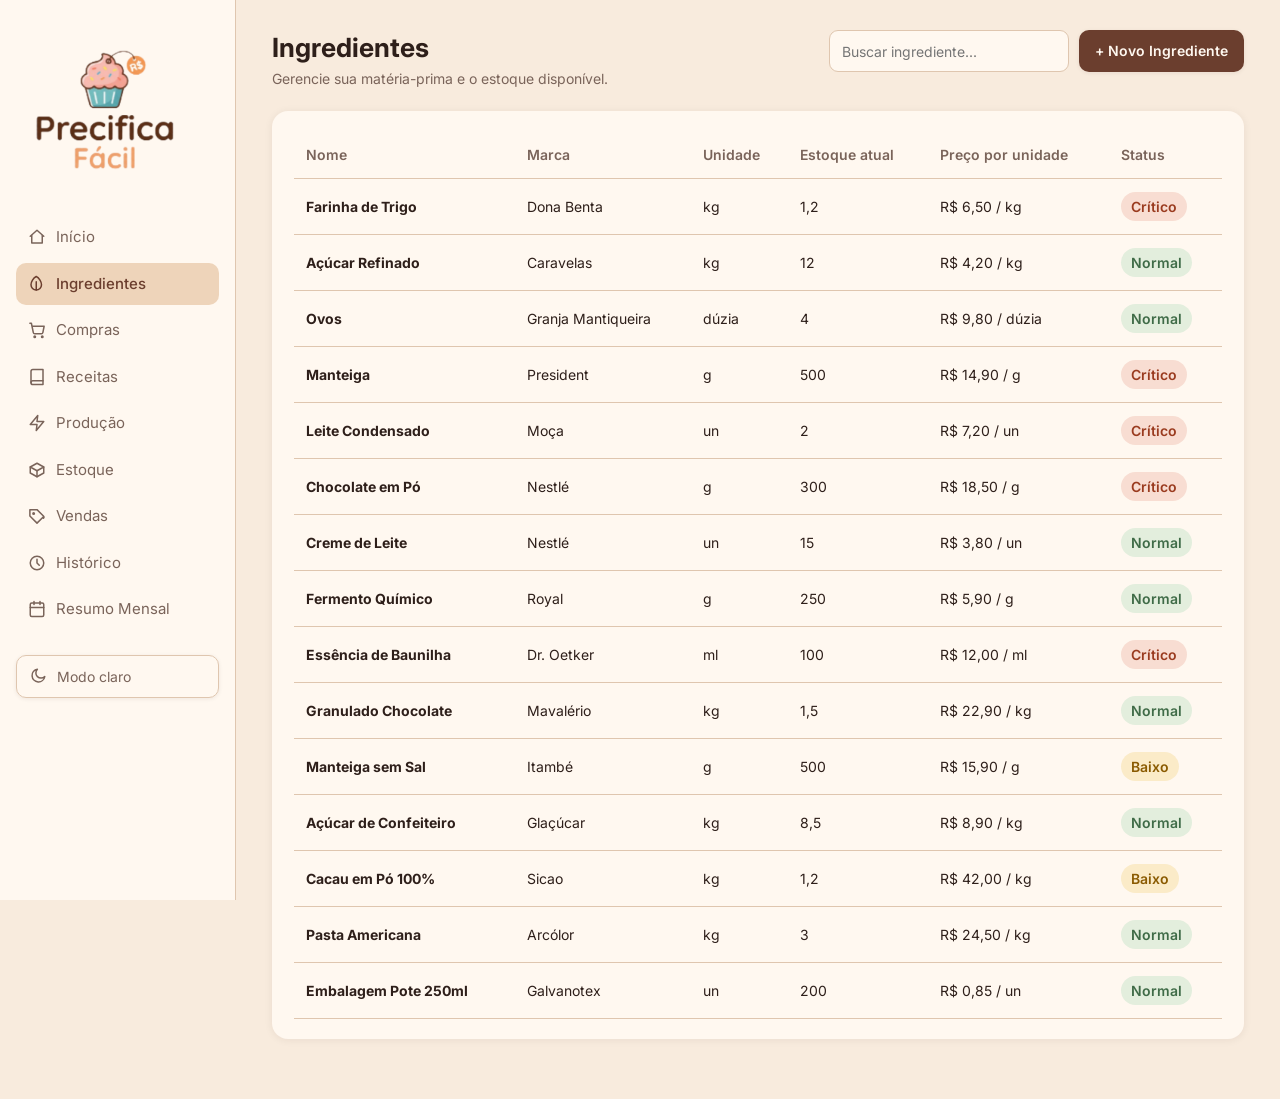
<file: pages/ingredientes.html>
<!DOCTYPE html>
<html lang="pt-BR">
<head>
  <meta charset="UTF-8">
  <meta name="viewport" content="width=device-width, initial-scale=1.0">
  <title>Ingredientes | Precifica Fácil</title>
  <link rel="preconnect" href="https://fonts.googleapis.com">
  <link href="https://fonts.googleapis.com/css2?family=Inter:wght@400;500;600;700;800&amp;display=swap" rel="stylesheet">
  <script src="../js/core/tema.js"></script>
  <link rel="stylesheet" href="../style.css">

  <!-- defer espera o HTML ficar pronto e mantém a ordem destes três arquivos. -->
  <script src="../js/dados.js" defer></script>
  <script src="../js/core/formatacao.js" defer></script>
  <script src="../js/core/consultas.js" defer></script>
  <script src="../js/core/calculos.js" defer></script>
  <script src="../js/core/interface.js" defer></script>
  <script src="../js/pages/ingredientes.js" defer></script>
</head>
<body>
  <a href="#conteudo" class="pular-menu">Ir para o conteúdo</a>
  <div class="aplicacao">
    <!-- Este menu é igual em todas as telas. aria-current marca a tela atual. -->
    <aside class="menu-lateral">
      <a class="marca" href="index.html">
        <img class="marca-logo" src="../assets/logo-precifica-facil.png" alt="Precifica Fácil">
      </a>
      <nav class="menu" aria-label="Menu principal">
        <a class="menu-link" href="index.html">
          <svg aria-hidden="true" viewBox="0 0 24 24" fill="none" stroke-width="2" stroke-linecap="round" stroke-linejoin="round"><path d="M3 11l9-8 9 8"/><path d="M5 10v10h14V10"/></svg>
          <span>Início</span>
        </a>
        <a class="menu-link" href="ingredientes.html" aria-current="page">
          <svg aria-hidden="true" viewBox="0 0 24 24" fill="none" stroke-width="2" stroke-linecap="round" stroke-linejoin="round"><path d="M11 20A7 7 0 0 1 4 13c0-4 3-9 7-11 4 2 7 7 7 11a7 7 0 0 1-7 7z"/><path d="M11 20V9"/></svg>
          <span>Ingredientes</span>
        </a>
        <a class="menu-link" href="compras.html">
          <svg aria-hidden="true" viewBox="0 0 24 24" fill="none" stroke-width="2" stroke-linecap="round" stroke-linejoin="round"><circle cx="9" cy="21" r="1"/><circle cx="19" cy="21" r="1"/><path d="M2.5 3h2l2.6 12.4a2 2 0 0 0 2 1.6h8.7a2 2 0 0 0 2-1.6L21.5 7H6"/></svg>
          <span>Compras</span>
        </a>
        <a class="menu-link" href="receitas.html">
          <svg aria-hidden="true" viewBox="0 0 24 24" fill="none" stroke-width="2" stroke-linecap="round" stroke-linejoin="round"><path d="M4 19.5A2.5 2.5 0 0 1 6.5 17H20"/><path d="M6.5 2H20v20H6.5A2.5 2.5 0 0 1 4 19.5v-15A2.5 2.5 0 0 1 6.5 2z"/></svg>
          <span>Receitas</span>
        </a>
        <a class="menu-link" href="producao.html">
          <svg aria-hidden="true" viewBox="0 0 24 24" fill="none" stroke-width="2" stroke-linecap="round" stroke-linejoin="round"><polygon points="13 2 3 14 12 14 11 22 21 10 12 10 13 2"/></svg>
          <span>Produção</span>
        </a>
        <a class="menu-link" href="estoque.html">
          <svg aria-hidden="true" viewBox="0 0 24 24" fill="none" stroke-width="2" stroke-linecap="round" stroke-linejoin="round"><path d="M21 8l-9-5-9 5 9 5 9-5z"/><path d="M3 8v8l9 5 9-5V8"/><path d="M12 13v8"/></svg>
          <span>Estoque</span>
        </a>
        <a class="menu-link" href="vendas.html">
          <svg aria-hidden="true" viewBox="0 0 24 24" fill="none" stroke-width="2" stroke-linecap="round" stroke-linejoin="round"><path d="M20.6 12.9L12 21.5 2.5 12 2.5 3.5 12 3.5l8.6 8.6a2 2 0 0 1 0 2.8z"/><circle cx="7.5" cy="8.5" r="1"/></svg>
          <span>Vendas</span>
        </a>
        <a class="menu-link" href="historico.html">
          <svg aria-hidden="true" viewBox="0 0 24 24" fill="none" stroke-width="2" stroke-linecap="round" stroke-linejoin="round"><circle cx="12" cy="12" r="9"/><path d="M12 7v5l3 3"/></svg>
          <span>Histórico</span>
        </a>
        <a class="menu-link" href="resumo.html">
          <svg aria-hidden="true" viewBox="0 0 24 24" fill="none" stroke-width="2" stroke-linecap="round" stroke-linejoin="round"><rect x="3" y="4" width="18" height="18" rx="2"/><path d="M16 2v4M8 2v4M3 10h18"/></svg>
          <span>Resumo Mensal</span>
        </a>
      </nav>
      <button class="alternador-tema" type="button" data-alternar-tema aria-pressed="false" aria-label="Modo claro ativado">
        <svg aria-hidden="true" viewBox="0 0 24 24" fill="none" stroke-width="2" stroke-linecap="round" stroke-linejoin="round"><path d="M21 12.8A8.5 8.5 0 1 1 11.2 3 6.5 6.5 0 0 0 21 12.8z"/></svg>
        <span data-tema-label>Modo claro</span>
      </button>
    </aside>

    <!-- Aqui começa o conteúdo exclusivo desta tela. -->
    <main id="conteudo" class="conteudo">
      <header class="cabecalho-pagina">
        <div>
          <h1>Ingredientes</h1>
          <p class="texto-secundario">Gerencie sua matéria-prima e o estoque disponível.</p>
        </div>
        <div class="acoes"><label class="busca" for="busca-ingrediente">
            <span class="somente-leitor">Buscar ingrediente...</span>
            <input type="search" id="busca-ingrediente" placeholder="Buscar ingrediente...">
          </label><button type="button" id="abrir-ingrediente" class="botao botao-principal">+ Novo Ingrediente</button></div>
      </header>
      <section class="cartao">
        <div class="tabela-rolagem" role="region" aria-label="Ingredientes cadastrados" tabindex="0">
          <table>
            <caption class="somente-leitor">Ingredientes cadastrados</caption>
            <thead>
              <tr>
                <th scope="col">Nome</th>
                <th scope="col">Marca</th>
                <th scope="col">Unidade</th>
                <th scope="col">Estoque atual</th>
                <th scope="col">Preço por unidade</th>
                <th scope="col">Status</th>
              </tr>
            </thead>
            <!-- O JavaScript desta tela preenche as linhas abaixo. -->
            <tbody id="tabela-ingredientes"></tbody>

          </table>
        </div>
      </section>
    </main>
  </div>

  <!-- dialog oferece foco e fechamento com Escape pelo próprio navegador. -->
  <dialog id="modal-ingrediente" class="modal" aria-labelledby="modal-ingrediente-titulo">
    <h2 id="modal-ingrediente-titulo">Novo ingrediente</h2>
    <p class="texto-secundario">Cadastre um item de matéria-prima.</p>
    <form id="formulario-ingrediente">
          <div class="campo">
            <label for="ingrediente-nome">Nome</label>
            <input type="text" id="ingrediente-nome" required maxlength="100">
          </div>          <div class="campo">
            <label for="ingrediente-marca">Marca</label>
            <input type="text" id="ingrediente-marca" required maxlength="80">
          </div>          <div class="campo">
            <label for="ingrediente-unidade">Unidade usada no estoque e nas receitas</label>
            <select id="ingrediente-unidade" required><option value="kg">kg</option><option value="g">g</option><option value="l">l</option><option value="ml">ml</option><option value="un">un</option><option value="dúzia">dúzia</option></select>
          </div>          <div class="campo">
            <label for="ingrediente-estoque">Estoque atual</label>
            <input type="number" id="ingrediente-estoque" min="0" step="0.001" required>
          </div>          <div class="campo">
            <label for="ingrediente-minimo">Estoque mínimo</label>
            <input type="number" id="ingrediente-minimo" min="0" step="0.001" value="1" required>
          </div>          <div class="campo">
            <label for="ingrediente-preco">Preço por 1 unidade cadastrada (R$)</label>
            <input type="number" id="ingrediente-preco" min="0.000001" step="any" required>
          </div>      <p class="nota">Exemplo: se a unidade for kg, informe o preço de 1 kg.</p>
      <div class="acoes-formulario"><button type="button" class="botao botao-contorno" data-fechar-modal>Cancelar</button><button type="submit" class="botao botao-principal">Salvar</button></div>
    </form>
  </dialog>
  <noscript><p>Ative o JavaScript para usar os cadastros e os cálculos.</p></noscript>
  <!-- Avisos de erro permanecem visíveis; mensagens de sucesso somem sozinhas. -->
  <p id="mensagem" class="mensagem" role="status" aria-live="polite" hidden></p>
</body>
</html>
</file>
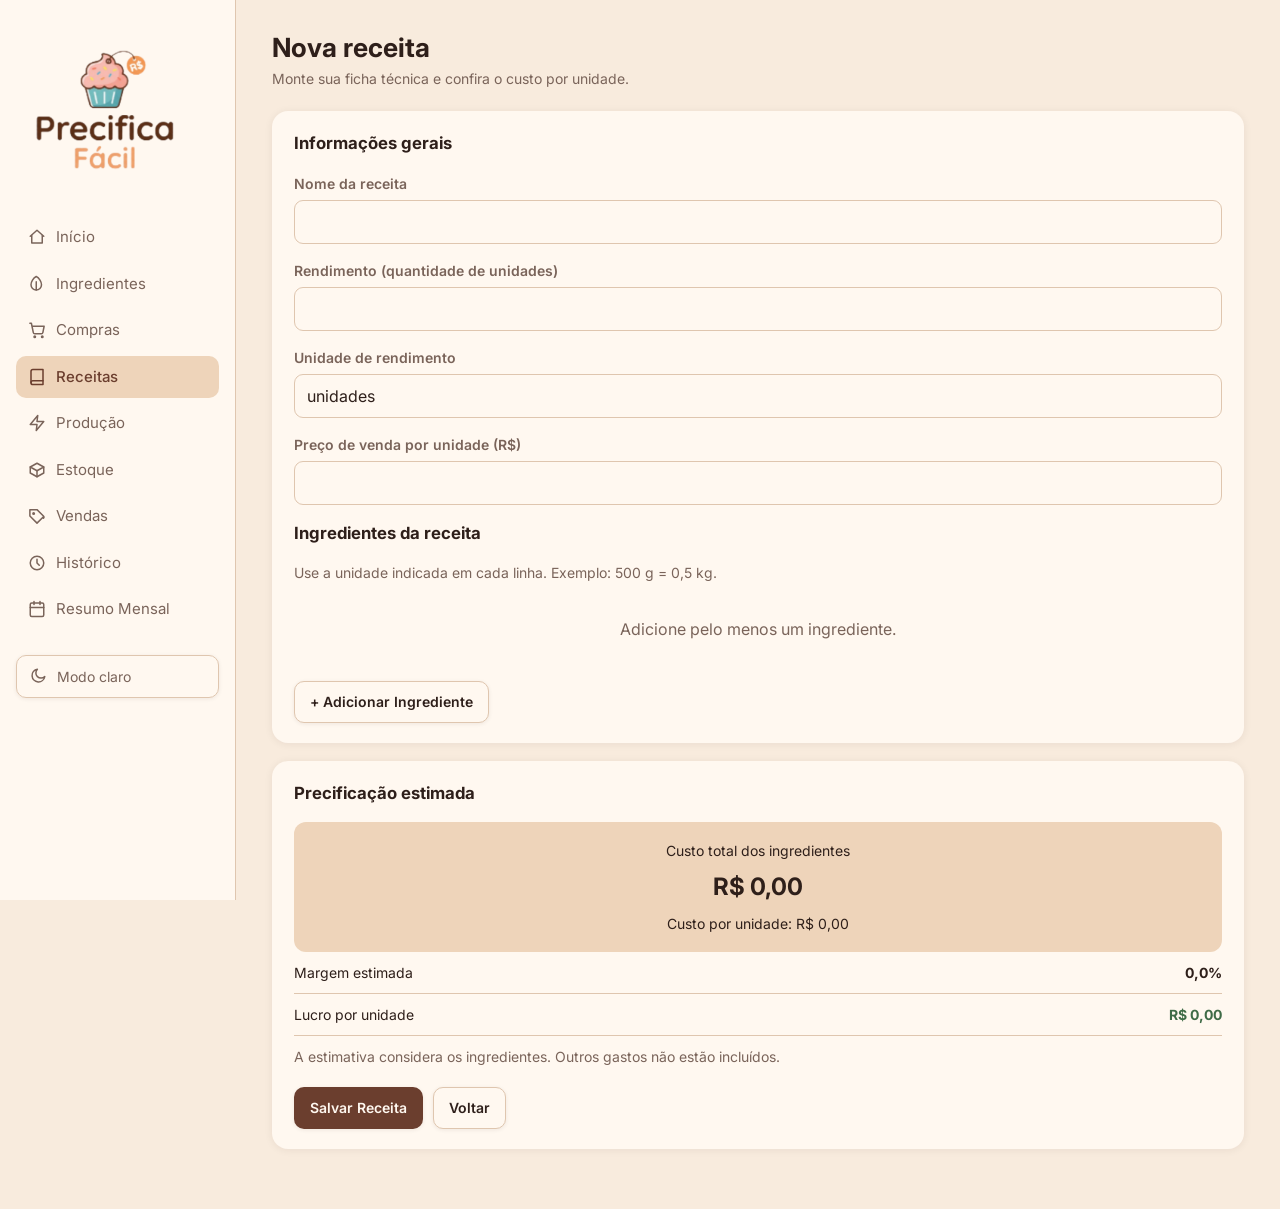
<file: pages/nova-receita.html>
<!DOCTYPE html>
<html lang="pt-BR">
<head>
  <meta charset="UTF-8">
  <meta name="viewport" content="width=device-width, initial-scale=1.0">
  <title>Ficha da receita | Precifica Fácil</title>
  <link rel="preconnect" href="https://fonts.googleapis.com">
  <link href="https://fonts.googleapis.com/css2?family=Inter:wght@400;500;600;700;800&amp;display=swap" rel="stylesheet">
  <script src="../js/core/tema.js"></script>
  <link rel="stylesheet" href="../style.css">

  <!-- defer espera o HTML ficar pronto e mantém a ordem destes três arquivos. -->
  <script src="../js/dados.js" defer></script>
  <script src="../js/core/formatacao.js" defer></script>
  <script src="../js/core/consultas.js" defer></script>
  <script src="../js/core/calculos.js" defer></script>
  <script src="../js/core/interface.js" defer></script>
  <script src="../js/pages/nova-receita.js" defer></script>
</head>
<body>
  <a href="#conteudo" class="pular-menu">Ir para o conteúdo</a>
  <div class="aplicacao">
    <!-- Este menu é igual em todas as telas. aria-current marca a tela atual. -->
    <aside class="menu-lateral">
      <a class="marca" href="index.html">
        <img class="marca-logo" src="../assets/logo-precifica-facil.png" alt="Precifica Fácil">
      </a>
      <nav class="menu" aria-label="Menu principal">
        <a class="menu-link" href="index.html">
          <svg aria-hidden="true" viewBox="0 0 24 24" fill="none" stroke-width="2" stroke-linecap="round" stroke-linejoin="round"><path d="M3 11l9-8 9 8"/><path d="M5 10v10h14V10"/></svg>
          <span>Início</span>
        </a>
        <a class="menu-link" href="ingredientes.html">
          <svg aria-hidden="true" viewBox="0 0 24 24" fill="none" stroke-width="2" stroke-linecap="round" stroke-linejoin="round"><path d="M11 20A7 7 0 0 1 4 13c0-4 3-9 7-11 4 2 7 7 7 11a7 7 0 0 1-7 7z"/><path d="M11 20V9"/></svg>
          <span>Ingredientes</span>
        </a>
        <a class="menu-link" href="compras.html">
          <svg aria-hidden="true" viewBox="0 0 24 24" fill="none" stroke-width="2" stroke-linecap="round" stroke-linejoin="round"><circle cx="9" cy="21" r="1"/><circle cx="19" cy="21" r="1"/><path d="M2.5 3h2l2.6 12.4a2 2 0 0 0 2 1.6h8.7a2 2 0 0 0 2-1.6L21.5 7H6"/></svg>
          <span>Compras</span>
        </a>
        <a class="menu-link" href="receitas.html" aria-current="page">
          <svg aria-hidden="true" viewBox="0 0 24 24" fill="none" stroke-width="2" stroke-linecap="round" stroke-linejoin="round"><path d="M4 19.5A2.5 2.5 0 0 1 6.5 17H20"/><path d="M6.5 2H20v20H6.5A2.5 2.5 0 0 1 4 19.5v-15A2.5 2.5 0 0 1 6.5 2z"/></svg>
          <span>Receitas</span>
        </a>
        <a class="menu-link" href="producao.html">
          <svg aria-hidden="true" viewBox="0 0 24 24" fill="none" stroke-width="2" stroke-linecap="round" stroke-linejoin="round"><polygon points="13 2 3 14 12 14 11 22 21 10 12 10 13 2"/></svg>
          <span>Produção</span>
        </a>
        <a class="menu-link" href="estoque.html">
          <svg aria-hidden="true" viewBox="0 0 24 24" fill="none" stroke-width="2" stroke-linecap="round" stroke-linejoin="round"><path d="M21 8l-9-5-9 5 9 5 9-5z"/><path d="M3 8v8l9 5 9-5V8"/><path d="M12 13v8"/></svg>
          <span>Estoque</span>
        </a>
        <a class="menu-link" href="vendas.html">
          <svg aria-hidden="true" viewBox="0 0 24 24" fill="none" stroke-width="2" stroke-linecap="round" stroke-linejoin="round"><path d="M20.6 12.9L12 21.5 2.5 12 2.5 3.5 12 3.5l8.6 8.6a2 2 0 0 1 0 2.8z"/><circle cx="7.5" cy="8.5" r="1"/></svg>
          <span>Vendas</span>
        </a>
        <a class="menu-link" href="historico.html">
          <svg aria-hidden="true" viewBox="0 0 24 24" fill="none" stroke-width="2" stroke-linecap="round" stroke-linejoin="round"><circle cx="12" cy="12" r="9"/><path d="M12 7v5l3 3"/></svg>
          <span>Histórico</span>
        </a>
        <a class="menu-link" href="resumo.html">
          <svg aria-hidden="true" viewBox="0 0 24 24" fill="none" stroke-width="2" stroke-linecap="round" stroke-linejoin="round"><rect x="3" y="4" width="18" height="18" rx="2"/><path d="M16 2v4M8 2v4M3 10h18"/></svg>
          <span>Resumo Mensal</span>
        </a>
      </nav>
      <button class="alternador-tema" type="button" data-alternar-tema aria-pressed="false" aria-label="Modo claro ativado">
        <svg aria-hidden="true" viewBox="0 0 24 24" fill="none" stroke-width="2" stroke-linecap="round" stroke-linejoin="round"><path d="M21 12.8A8.5 8.5 0 1 1 11.2 3 6.5 6.5 0 0 0 21 12.8z"/></svg>
        <span data-tema-label>Modo claro</span>
      </button>
    </aside>

    <!-- Aqui começa o conteúdo exclusivo desta tela. -->
    <main id="conteudo" class="conteudo">
      <header class="cabecalho-pagina">
        <div>
          <h1><span id="titulo-receita">Nova receita</span></h1>
          <p class="texto-secundario">Monte sua ficha técnica e confira o custo por unidade.</p>
        </div>
        <div class="acoes"></div>
      </header>
      <form id="formulario-receita" class="grade-duas-colunas">
        <section class="cartao">
          <h2>Informações gerais</h2>
          <div class="campo">
            <label for="receita-nome">Nome da receita</label>
            <input type="text" id="receita-nome" required maxlength="100">
          </div>          <div class="campo">
            <label for="receita-rendimento">Rendimento (quantidade de unidades)</label>
            <input type="number" id="receita-rendimento" min="1" step="1" required>
          </div>          <div class="campo">
            <label for="receita-unidade">Unidade de rendimento</label>
            <input type="text" id="receita-unidade" value="unidades" placeholder="Ex.: fatias" maxlength="30" required>
          </div>          <div class="campo">
            <label for="receita-preco">Preço de venda por unidade (R$)</label>
            <input type="number" id="receita-preco" min="0.01" step="0.01" required>
          </div>          <h2>Ingredientes da receita</h2>
          <p class="nota">Use a unidade indicada em cada linha. Exemplo: 500 g = 0,5 kg.</p>
          <div id="ingredientes-receita"></div>
<button type="button" id="adicionar-ingrediente" class="botao botao-contorno">+ Adicionar Ingrediente</button>
        </section>
        <section class="cartao painel-preco">
          <h2>Precificação estimada</h2>
          <div class="destaque-preco" aria-live="polite">
            <p>Custo total dos ingredientes</p>
            <strong id="receita-custo-total">R$ 0,00</strong>
            <p>Custo por unidade: <span id="receita-custo-unidade">R$ 0,00</span></p>
          </div>
          <p class="linha-preco"><span>Margem estimada</span><strong id="receita-margem">0,0%</strong></p>
          <p class="linha-preco"><span>Lucro por unidade</span><strong id="receita-lucro">R$ 0,00</strong></p>
          <p class="nota">A estimativa considera os ingredientes. Outros gastos não estão incluídos.</p>
          <div class="acoes-formulario">
            <button type="submit" id="salvar-receita" class="botao botao-principal">Salvar Receita</button>
            <a href="receitas.html" class="botao botao-contorno">Voltar</a>
          </div>
        </section>
      </form>
    </main>
  </div>


  <noscript><p>Ative o JavaScript para usar os cadastros e os cálculos.</p></noscript>
  <!-- Avisos de erro permanecem visíveis; mensagens de sucesso somem sozinhas. -->
  <p id="mensagem" class="mensagem" role="status" aria-live="polite" hidden></p>
</body>
</html>
</file>
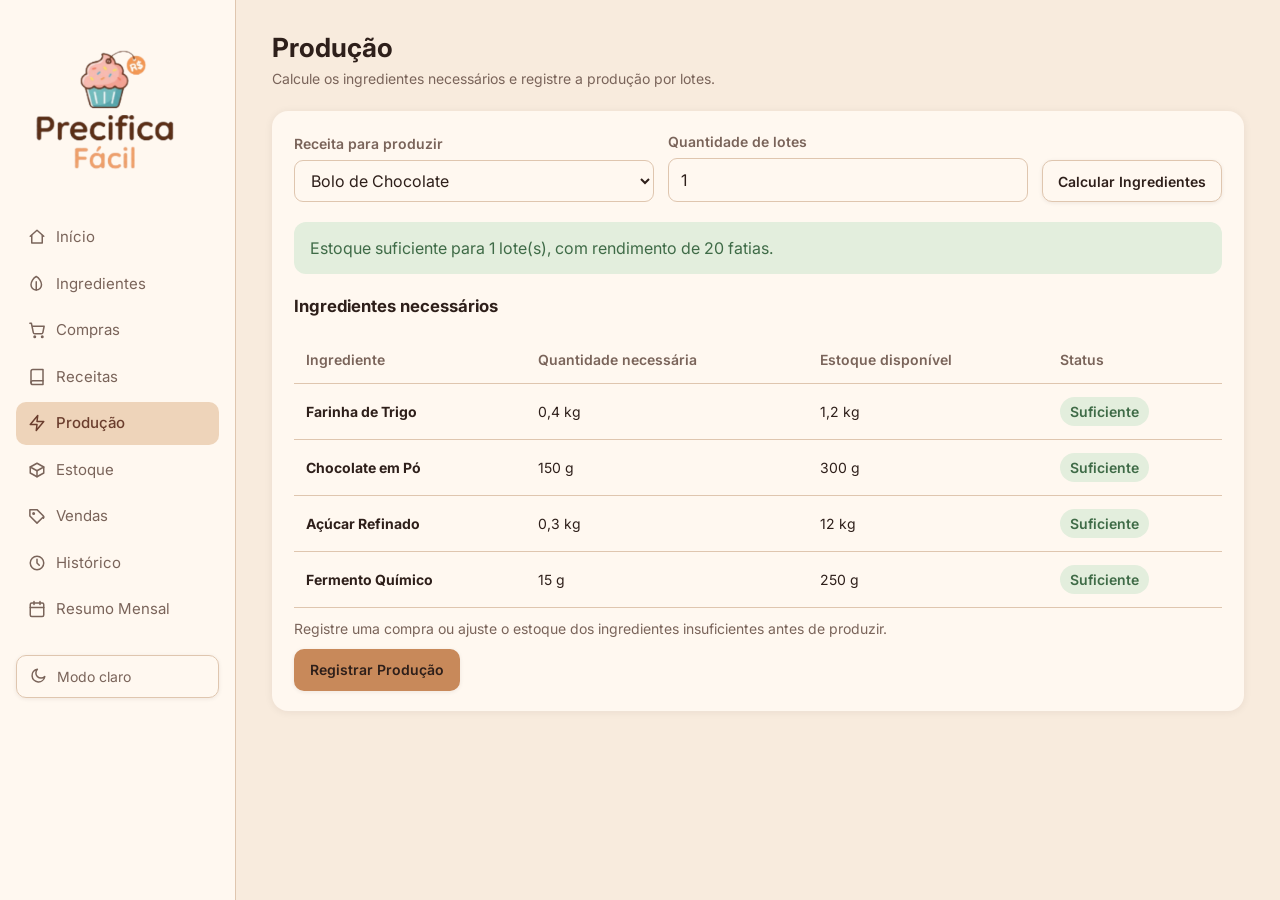
<file: pages/producao.html>
<!DOCTYPE html>
<html lang="pt-BR">
<head>
  <meta charset="UTF-8">
  <meta name="viewport" content="width=device-width, initial-scale=1.0">
  <title>Produção | Precifica Fácil</title>
  <link rel="preconnect" href="https://fonts.googleapis.com">
  <link href="https://fonts.googleapis.com/css2?family=Inter:wght@400;500;600;700;800&amp;display=swap" rel="stylesheet">
  <script src="../js/core/tema.js"></script>
  <link rel="stylesheet" href="../style.css">

  <!-- defer espera o HTML ficar pronto e mantém a ordem destes três arquivos. -->
  <script src="../js/dados.js" defer></script>
  <script src="../js/core/formatacao.js" defer></script>
  <script src="../js/core/consultas.js" defer></script>
  <script src="../js/core/calculos.js" defer></script>
  <script src="../js/core/interface.js" defer></script>
  <script src="../js/pages/producao.js" defer></script>
</head>
<body>
  <a href="#conteudo" class="pular-menu">Ir para o conteúdo</a>
  <div class="aplicacao">
    <!-- Este menu é igual em todas as telas. aria-current marca a tela atual. -->
    <aside class="menu-lateral">
      <a class="marca" href="index.html">
        <img class="marca-logo" src="../assets/logo-precifica-facil.png" alt="Precifica Fácil">
      </a>
      <nav class="menu" aria-label="Menu principal">
        <a class="menu-link" href="index.html">
          <svg aria-hidden="true" viewBox="0 0 24 24" fill="none" stroke-width="2" stroke-linecap="round" stroke-linejoin="round"><path d="M3 11l9-8 9 8"/><path d="M5 10v10h14V10"/></svg>
          <span>Início</span>
        </a>
        <a class="menu-link" href="ingredientes.html">
          <svg aria-hidden="true" viewBox="0 0 24 24" fill="none" stroke-width="2" stroke-linecap="round" stroke-linejoin="round"><path d="M11 20A7 7 0 0 1 4 13c0-4 3-9 7-11 4 2 7 7 7 11a7 7 0 0 1-7 7z"/><path d="M11 20V9"/></svg>
          <span>Ingredientes</span>
        </a>
        <a class="menu-link" href="compras.html">
          <svg aria-hidden="true" viewBox="0 0 24 24" fill="none" stroke-width="2" stroke-linecap="round" stroke-linejoin="round"><circle cx="9" cy="21" r="1"/><circle cx="19" cy="21" r="1"/><path d="M2.5 3h2l2.6 12.4a2 2 0 0 0 2 1.6h8.7a2 2 0 0 0 2-1.6L21.5 7H6"/></svg>
          <span>Compras</span>
        </a>
        <a class="menu-link" href="receitas.html">
          <svg aria-hidden="true" viewBox="0 0 24 24" fill="none" stroke-width="2" stroke-linecap="round" stroke-linejoin="round"><path d="M4 19.5A2.5 2.5 0 0 1 6.5 17H20"/><path d="M6.5 2H20v20H6.5A2.5 2.5 0 0 1 4 19.5v-15A2.5 2.5 0 0 1 6.5 2z"/></svg>
          <span>Receitas</span>
        </a>
        <a class="menu-link" href="producao.html" aria-current="page">
          <svg aria-hidden="true" viewBox="0 0 24 24" fill="none" stroke-width="2" stroke-linecap="round" stroke-linejoin="round"><polygon points="13 2 3 14 12 14 11 22 21 10 12 10 13 2"/></svg>
          <span>Produção</span>
        </a>
        <a class="menu-link" href="estoque.html">
          <svg aria-hidden="true" viewBox="0 0 24 24" fill="none" stroke-width="2" stroke-linecap="round" stroke-linejoin="round"><path d="M21 8l-9-5-9 5 9 5 9-5z"/><path d="M3 8v8l9 5 9-5V8"/><path d="M12 13v8"/></svg>
          <span>Estoque</span>
        </a>
        <a class="menu-link" href="vendas.html">
          <svg aria-hidden="true" viewBox="0 0 24 24" fill="none" stroke-width="2" stroke-linecap="round" stroke-linejoin="round"><path d="M20.6 12.9L12 21.5 2.5 12 2.5 3.5 12 3.5l8.6 8.6a2 2 0 0 1 0 2.8z"/><circle cx="7.5" cy="8.5" r="1"/></svg>
          <span>Vendas</span>
        </a>
        <a class="menu-link" href="historico.html">
          <svg aria-hidden="true" viewBox="0 0 24 24" fill="none" stroke-width="2" stroke-linecap="round" stroke-linejoin="round"><circle cx="12" cy="12" r="9"/><path d="M12 7v5l3 3"/></svg>
          <span>Histórico</span>
        </a>
        <a class="menu-link" href="resumo.html">
          <svg aria-hidden="true" viewBox="0 0 24 24" fill="none" stroke-width="2" stroke-linecap="round" stroke-linejoin="round"><rect x="3" y="4" width="18" height="18" rx="2"/><path d="M16 2v4M8 2v4M3 10h18"/></svg>
          <span>Resumo Mensal</span>
        </a>
      </nav>
      <button class="alternador-tema" type="button" data-alternar-tema aria-pressed="false" aria-label="Modo claro ativado">
        <svg aria-hidden="true" viewBox="0 0 24 24" fill="none" stroke-width="2" stroke-linecap="round" stroke-linejoin="round"><path d="M21 12.8A8.5 8.5 0 1 1 11.2 3 6.5 6.5 0 0 0 21 12.8z"/></svg>
        <span data-tema-label>Modo claro</span>
      </button>
    </aside>

    <!-- Aqui começa o conteúdo exclusivo desta tela. -->
    <main id="conteudo" class="conteudo">
      <header class="cabecalho-pagina">
        <div>
          <h1>Produção</h1>
          <p class="texto-secundario">Calcule os ingredientes necessários e registre a produção por lotes.</p>
        </div>
        <div class="acoes"></div>
      </header>
      <section class="cartao">
        <form id="formulario-producao" class="linha-campos">
          <div class="campo">
            <label for="producao-receita">Receita para produzir</label>
            <select id="producao-receita" required></select>
          </div>          <div class="campo">
            <label for="producao-lotes">Quantidade de lotes</label>
            <input type="number" id="producao-lotes" value="1" min="1" step="1" required>
          </div><button type="submit" class="botao botao-contorno">Calcular Ingredientes</button>
        </form>
        <p id="producao-aviso" class="aviso" role="status"></p>
        <h2>Ingredientes necessários</h2>
        <div class="tabela-rolagem" role="region" aria-label="Ingredientes necessários para a produção" tabindex="0">
          <table>
            <caption class="somente-leitor">Ingredientes necessários para a produção</caption>
            <thead>
              <tr>
                <th scope="col">Ingrediente</th>
                <th scope="col">Quantidade necessária</th>
                <th scope="col">Estoque disponível</th>
                <th scope="col">Status</th>
              </tr>
            </thead>
            <!-- O JavaScript desta tela preenche as linhas abaixo. -->
            <tbody id="tabela-producao"></tbody>

          </table>
        </div>
        <p class="nota">Registre uma compra ou ajuste o estoque dos ingredientes insuficientes antes de produzir.</p>
        <div class="acoes"><button type="button" id="registrar-producao" class="botao botao-escuro">Registrar Produção</button></div>
      </section>
    </main>
  </div>


  <noscript><p>Ative o JavaScript para usar os cadastros e os cálculos.</p></noscript>
  <!-- Avisos de erro permanecem visíveis; mensagens de sucesso somem sozinhas. -->
  <p id="mensagem" class="mensagem" role="status" aria-live="polite" hidden></p>
</body>
</html>
</file>
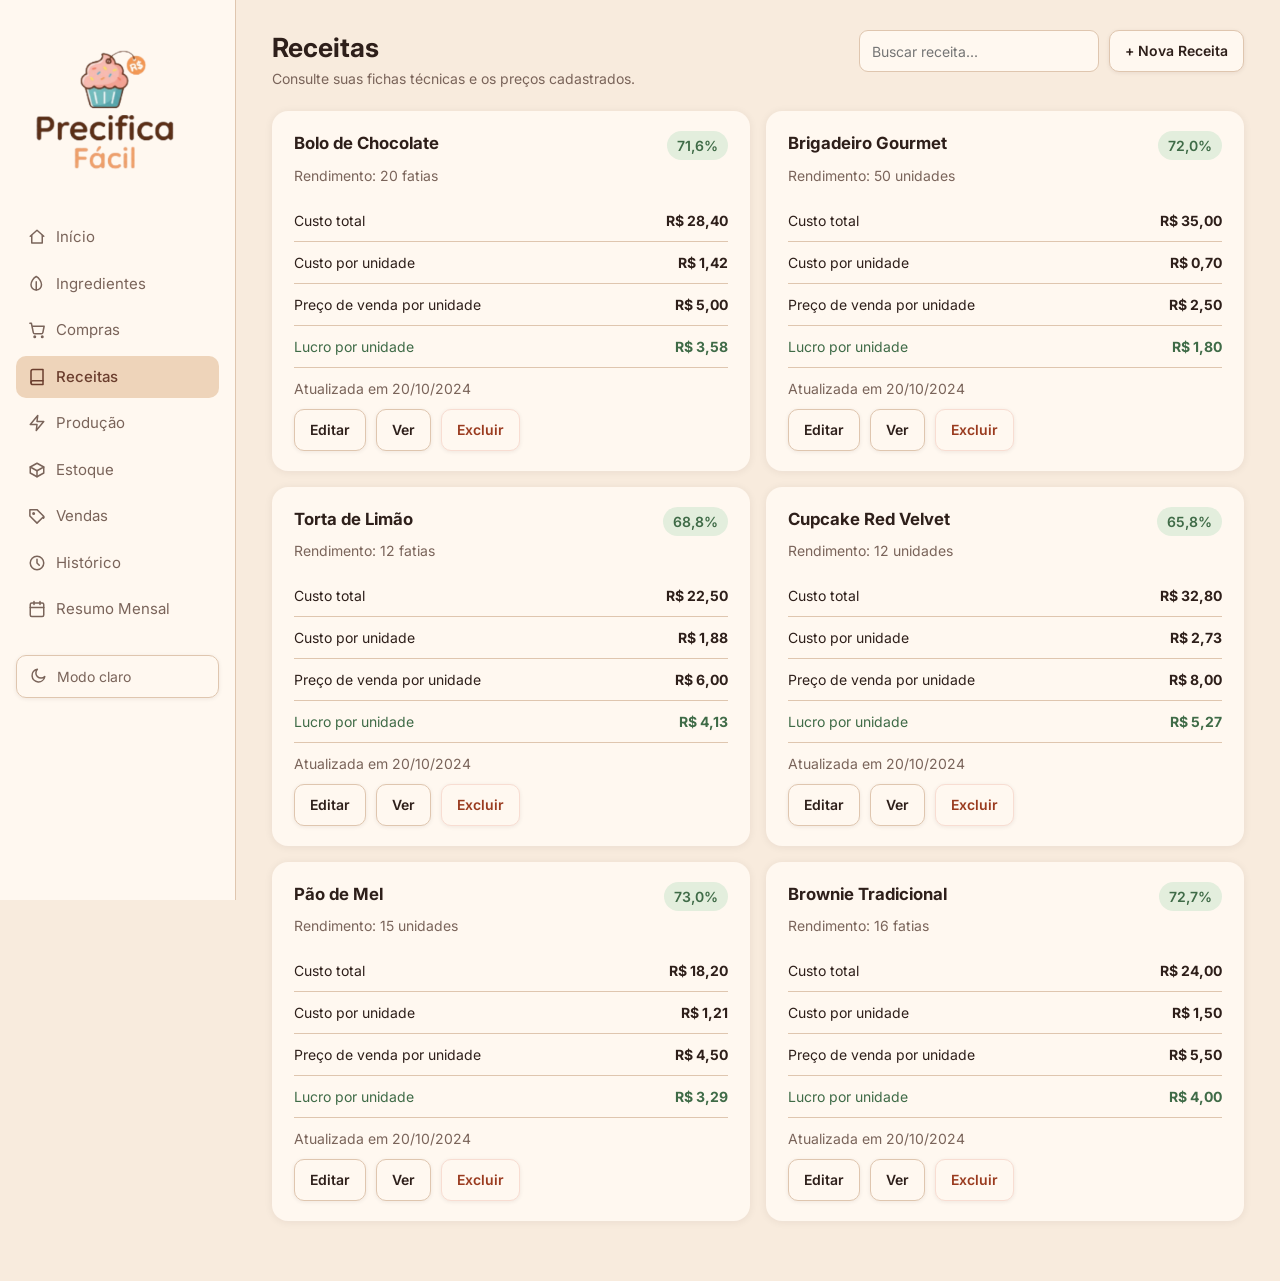
<file: pages/receitas.html>
<!DOCTYPE html>
<html lang="pt-BR">
<head>
  <meta charset="UTF-8">
  <meta name="viewport" content="width=device-width, initial-scale=1.0">
  <title>Receitas | Precifica Fácil</title>
  <link rel="preconnect" href="https://fonts.googleapis.com">
  <link href="https://fonts.googleapis.com/css2?family=Inter:wght@400;500;600;700;800&amp;display=swap" rel="stylesheet">
  <script src="../js/core/tema.js"></script>
  <link rel="stylesheet" href="../style.css">

  <!-- defer espera o HTML ficar pronto e mantém a ordem destes três arquivos. -->
  <script src="../js/dados.js" defer></script>
  <script src="../js/core/formatacao.js" defer></script>
  <script src="../js/core/consultas.js" defer></script>
  <script src="../js/core/calculos.js" defer></script>
  <script src="../js/core/interface.js" defer></script>
  <script src="../js/pages/receitas.js" defer></script>
</head>
<body>
  <a href="#conteudo" class="pular-menu">Ir para o conteúdo</a>
  <div class="aplicacao">
    <!-- Este menu é igual em todas as telas. aria-current marca a tela atual. -->
    <aside class="menu-lateral">
      <a class="marca" href="index.html">
        <img class="marca-logo" src="../assets/logo-precifica-facil.png" alt="Precifica Fácil">
      </a>
      <nav class="menu" aria-label="Menu principal">
        <a class="menu-link" href="index.html">
          <svg aria-hidden="true" viewBox="0 0 24 24" fill="none" stroke-width="2" stroke-linecap="round" stroke-linejoin="round"><path d="M3 11l9-8 9 8"/><path d="M5 10v10h14V10"/></svg>
          <span>Início</span>
        </a>
        <a class="menu-link" href="ingredientes.html">
          <svg aria-hidden="true" viewBox="0 0 24 24" fill="none" stroke-width="2" stroke-linecap="round" stroke-linejoin="round"><path d="M11 20A7 7 0 0 1 4 13c0-4 3-9 7-11 4 2 7 7 7 11a7 7 0 0 1-7 7z"/><path d="M11 20V9"/></svg>
          <span>Ingredientes</span>
        </a>
        <a class="menu-link" href="compras.html">
          <svg aria-hidden="true" viewBox="0 0 24 24" fill="none" stroke-width="2" stroke-linecap="round" stroke-linejoin="round"><circle cx="9" cy="21" r="1"/><circle cx="19" cy="21" r="1"/><path d="M2.5 3h2l2.6 12.4a2 2 0 0 0 2 1.6h8.7a2 2 0 0 0 2-1.6L21.5 7H6"/></svg>
          <span>Compras</span>
        </a>
        <a class="menu-link" href="receitas.html" aria-current="page">
          <svg aria-hidden="true" viewBox="0 0 24 24" fill="none" stroke-width="2" stroke-linecap="round" stroke-linejoin="round"><path d="M4 19.5A2.5 2.5 0 0 1 6.5 17H20"/><path d="M6.5 2H20v20H6.5A2.5 2.5 0 0 1 4 19.5v-15A2.5 2.5 0 0 1 6.5 2z"/></svg>
          <span>Receitas</span>
        </a>
        <a class="menu-link" href="producao.html">
          <svg aria-hidden="true" viewBox="0 0 24 24" fill="none" stroke-width="2" stroke-linecap="round" stroke-linejoin="round"><polygon points="13 2 3 14 12 14 11 22 21 10 12 10 13 2"/></svg>
          <span>Produção</span>
        </a>
        <a class="menu-link" href="estoque.html">
          <svg aria-hidden="true" viewBox="0 0 24 24" fill="none" stroke-width="2" stroke-linecap="round" stroke-linejoin="round"><path d="M21 8l-9-5-9 5 9 5 9-5z"/><path d="M3 8v8l9 5 9-5V8"/><path d="M12 13v8"/></svg>
          <span>Estoque</span>
        </a>
        <a class="menu-link" href="vendas.html">
          <svg aria-hidden="true" viewBox="0 0 24 24" fill="none" stroke-width="2" stroke-linecap="round" stroke-linejoin="round"><path d="M20.6 12.9L12 21.5 2.5 12 2.5 3.5 12 3.5l8.6 8.6a2 2 0 0 1 0 2.8z"/><circle cx="7.5" cy="8.5" r="1"/></svg>
          <span>Vendas</span>
        </a>
        <a class="menu-link" href="historico.html">
          <svg aria-hidden="true" viewBox="0 0 24 24" fill="none" stroke-width="2" stroke-linecap="round" stroke-linejoin="round"><circle cx="12" cy="12" r="9"/><path d="M12 7v5l3 3"/></svg>
          <span>Histórico</span>
        </a>
        <a class="menu-link" href="resumo.html">
          <svg aria-hidden="true" viewBox="0 0 24 24" fill="none" stroke-width="2" stroke-linecap="round" stroke-linejoin="round"><rect x="3" y="4" width="18" height="18" rx="2"/><path d="M16 2v4M8 2v4M3 10h18"/></svg>
          <span>Resumo Mensal</span>
        </a>
      </nav>
      <button class="alternador-tema" type="button" data-alternar-tema aria-pressed="false" aria-label="Modo claro ativado">
        <svg aria-hidden="true" viewBox="0 0 24 24" fill="none" stroke-width="2" stroke-linecap="round" stroke-linejoin="round"><path d="M21 12.8A8.5 8.5 0 1 1 11.2 3 6.5 6.5 0 0 0 21 12.8z"/></svg>
        <span data-tema-label>Modo claro</span>
      </button>
    </aside>

    <!-- Aqui começa o conteúdo exclusivo desta tela. -->
    <main id="conteudo" class="conteudo">
      <header class="cabecalho-pagina">
        <div>
          <h1>Receitas</h1>
          <p class="texto-secundario">Consulte suas fichas técnicas e os preços cadastrados.</p>
        </div>
        <div class="acoes"><label class="busca" for="busca-receita">
            <span class="somente-leitor">Buscar receita...</span>
            <input type="search" id="busca-receita" placeholder="Buscar receita...">
          </label><a class="botao botao-contorno" href="nova-receita.html">+ Nova Receita</a></div>
      </header>
      <div class="grade-receitas" id="lista-receitas"></div>
    </main>
  </div>


  <noscript><p>Ative o JavaScript para usar os cadastros e os cálculos.</p></noscript>
  <!-- Avisos de erro permanecem visíveis; mensagens de sucesso somem sozinhas. -->
  <p id="mensagem" class="mensagem" role="status" aria-live="polite" hidden></p>
</body>
</html>
</file>
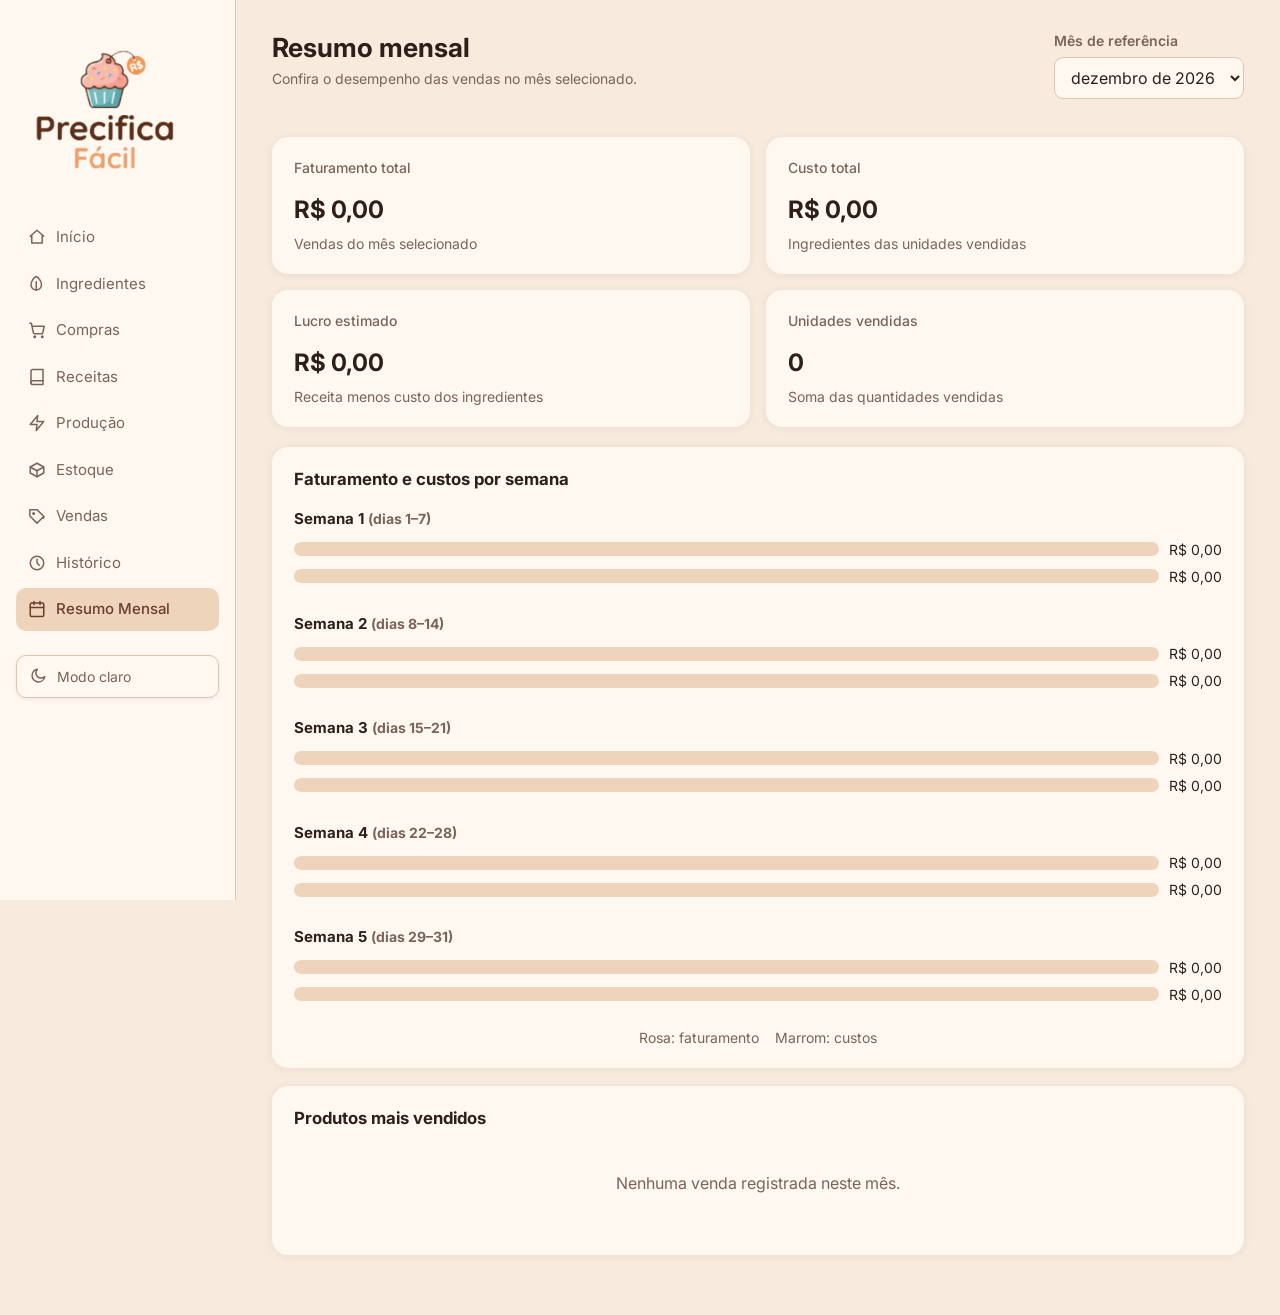
<file: pages/resumo.html>
<!DOCTYPE html>
<html lang="pt-BR">
<head>
  <meta charset="UTF-8">
  <meta name="viewport" content="width=device-width, initial-scale=1.0">
  <title>Resumo mensal | Precifica Fácil</title>
  <link rel="preconnect" href="https://fonts.googleapis.com">
  <link href="https://fonts.googleapis.com/css2?family=Inter:wght@400;500;600;700;800&amp;display=swap" rel="stylesheet">
  <script src="../js/core/tema.js"></script>
  <link rel="stylesheet" href="../style.css">

  <!-- defer espera o HTML ficar pronto e mantém a ordem destes três arquivos. -->
  <script src="../js/dados.js" defer></script>
  <script src="../js/core/formatacao.js" defer></script>
  <script src="../js/core/consultas.js" defer></script>
  <script src="../js/core/calculos.js" defer></script>
  <script src="../js/core/interface.js" defer></script>
  <script src="../js/pages/resumo.js" defer></script>
</head>
<body>
  <a href="#conteudo" class="pular-menu">Ir para o conteúdo</a>
  <div class="aplicacao">
    <!-- Este menu é igual em todas as telas. aria-current marca a tela atual. -->
    <aside class="menu-lateral">
      <a class="marca" href="index.html">
        <img class="marca-logo" src="../assets/logo-precifica-facil.png" alt="Precifica Fácil">
      </a>
      <nav class="menu" aria-label="Menu principal">
        <a class="menu-link" href="index.html">
          <svg aria-hidden="true" viewBox="0 0 24 24" fill="none" stroke-width="2" stroke-linecap="round" stroke-linejoin="round"><path d="M3 11l9-8 9 8"/><path d="M5 10v10h14V10"/></svg>
          <span>Início</span>
        </a>
        <a class="menu-link" href="ingredientes.html">
          <svg aria-hidden="true" viewBox="0 0 24 24" fill="none" stroke-width="2" stroke-linecap="round" stroke-linejoin="round"><path d="M11 20A7 7 0 0 1 4 13c0-4 3-9 7-11 4 2 7 7 7 11a7 7 0 0 1-7 7z"/><path d="M11 20V9"/></svg>
          <span>Ingredientes</span>
        </a>
        <a class="menu-link" href="compras.html">
          <svg aria-hidden="true" viewBox="0 0 24 24" fill="none" stroke-width="2" stroke-linecap="round" stroke-linejoin="round"><circle cx="9" cy="21" r="1"/><circle cx="19" cy="21" r="1"/><path d="M2.5 3h2l2.6 12.4a2 2 0 0 0 2 1.6h8.7a2 2 0 0 0 2-1.6L21.5 7H6"/></svg>
          <span>Compras</span>
        </a>
        <a class="menu-link" href="receitas.html">
          <svg aria-hidden="true" viewBox="0 0 24 24" fill="none" stroke-width="2" stroke-linecap="round" stroke-linejoin="round"><path d="M4 19.5A2.5 2.5 0 0 1 6.5 17H20"/><path d="M6.5 2H20v20H6.5A2.5 2.5 0 0 1 4 19.5v-15A2.5 2.5 0 0 1 6.5 2z"/></svg>
          <span>Receitas</span>
        </a>
        <a class="menu-link" href="producao.html">
          <svg aria-hidden="true" viewBox="0 0 24 24" fill="none" stroke-width="2" stroke-linecap="round" stroke-linejoin="round"><polygon points="13 2 3 14 12 14 11 22 21 10 12 10 13 2"/></svg>
          <span>Produção</span>
        </a>
        <a class="menu-link" href="estoque.html">
          <svg aria-hidden="true" viewBox="0 0 24 24" fill="none" stroke-width="2" stroke-linecap="round" stroke-linejoin="round"><path d="M21 8l-9-5-9 5 9 5 9-5z"/><path d="M3 8v8l9 5 9-5V8"/><path d="M12 13v8"/></svg>
          <span>Estoque</span>
        </a>
        <a class="menu-link" href="vendas.html">
          <svg aria-hidden="true" viewBox="0 0 24 24" fill="none" stroke-width="2" stroke-linecap="round" stroke-linejoin="round"><path d="M20.6 12.9L12 21.5 2.5 12 2.5 3.5 12 3.5l8.6 8.6a2 2 0 0 1 0 2.8z"/><circle cx="7.5" cy="8.5" r="1"/></svg>
          <span>Vendas</span>
        </a>
        <a class="menu-link" href="historico.html">
          <svg aria-hidden="true" viewBox="0 0 24 24" fill="none" stroke-width="2" stroke-linecap="round" stroke-linejoin="round"><circle cx="12" cy="12" r="9"/><path d="M12 7v5l3 3"/></svg>
          <span>Histórico</span>
        </a>
        <a class="menu-link" href="resumo.html" aria-current="page">
          <svg aria-hidden="true" viewBox="0 0 24 24" fill="none" stroke-width="2" stroke-linecap="round" stroke-linejoin="round"><rect x="3" y="4" width="18" height="18" rx="2"/><path d="M16 2v4M8 2v4M3 10h18"/></svg>
          <span>Resumo Mensal</span>
        </a>
      </nav>
      <button class="alternador-tema" type="button" data-alternar-tema aria-pressed="false" aria-label="Modo claro ativado">
        <svg aria-hidden="true" viewBox="0 0 24 24" fill="none" stroke-width="2" stroke-linecap="round" stroke-linejoin="round"><path d="M21 12.8A8.5 8.5 0 1 1 11.2 3 6.5 6.5 0 0 0 21 12.8z"/></svg>
        <span data-tema-label>Modo claro</span>
      </button>
    </aside>

    <!-- Aqui começa o conteúdo exclusivo desta tela. -->
    <main id="conteudo" class="conteudo">
      <header class="cabecalho-pagina">
        <div>
          <h1>Resumo mensal</h1>
          <p class="texto-secundario">Confira o desempenho das vendas no mês selecionado.</p>
        </div>
        <div class="acoes">          <div class="campo">
            <label for="resumo-mes">Mês de referência</label>
            <select id="resumo-mes" ></select>
          </div></div>
      </header>
      <div class="grade-indicadores">
        <article class="indicador">
          <h2>Faturamento total</h2>
          <p class="indicador-valor" id="resumo-faturamento">—</p>
          <p class="texto-secundario">Vendas do mês selecionado</p>
        </article>
        <article class="indicador">
          <h2>Custo total</h2>
          <p class="indicador-valor" id="resumo-custo">—</p>
          <p class="texto-secundario">Ingredientes das unidades vendidas</p>
        </article>
        <article class="indicador">
          <h2>Lucro estimado</h2>
          <p class="indicador-valor" id="resumo-lucro">—</p>
          <p class="texto-secundario">Receita menos custo dos ingredientes</p>
        </article>
        <article class="indicador">
          <h2>Unidades vendidas</h2>
          <p class="indicador-valor" id="resumo-quantidade">—</p>
          <p class="texto-secundario">Soma das quantidades vendidas</p>
        </article>
      </div>
      <div class="grade-duas-colunas">
        <section class="cartao">
          <h2>Faturamento e custos por semana</h2>
          <div id="grafico-semanas" class="grafico"></div>
          <div class="legenda"><span>Rosa: faturamento</span><span>Marrom: custos</span></div>
        </section>
        <section class="cartao">
          <h2>Produtos mais vendidos</h2>
          <div id="ranking-produtos"></div>
        </section>
      </div>
    </main>
  </div>


  <noscript><p>Ative o JavaScript para usar os cadastros e os cálculos.</p></noscript>
  <!-- Avisos de erro permanecem visíveis; mensagens de sucesso somem sozinhas. -->
  <p id="mensagem" class="mensagem" role="status" aria-live="polite" hidden></p>
</body>
</html>
</file>
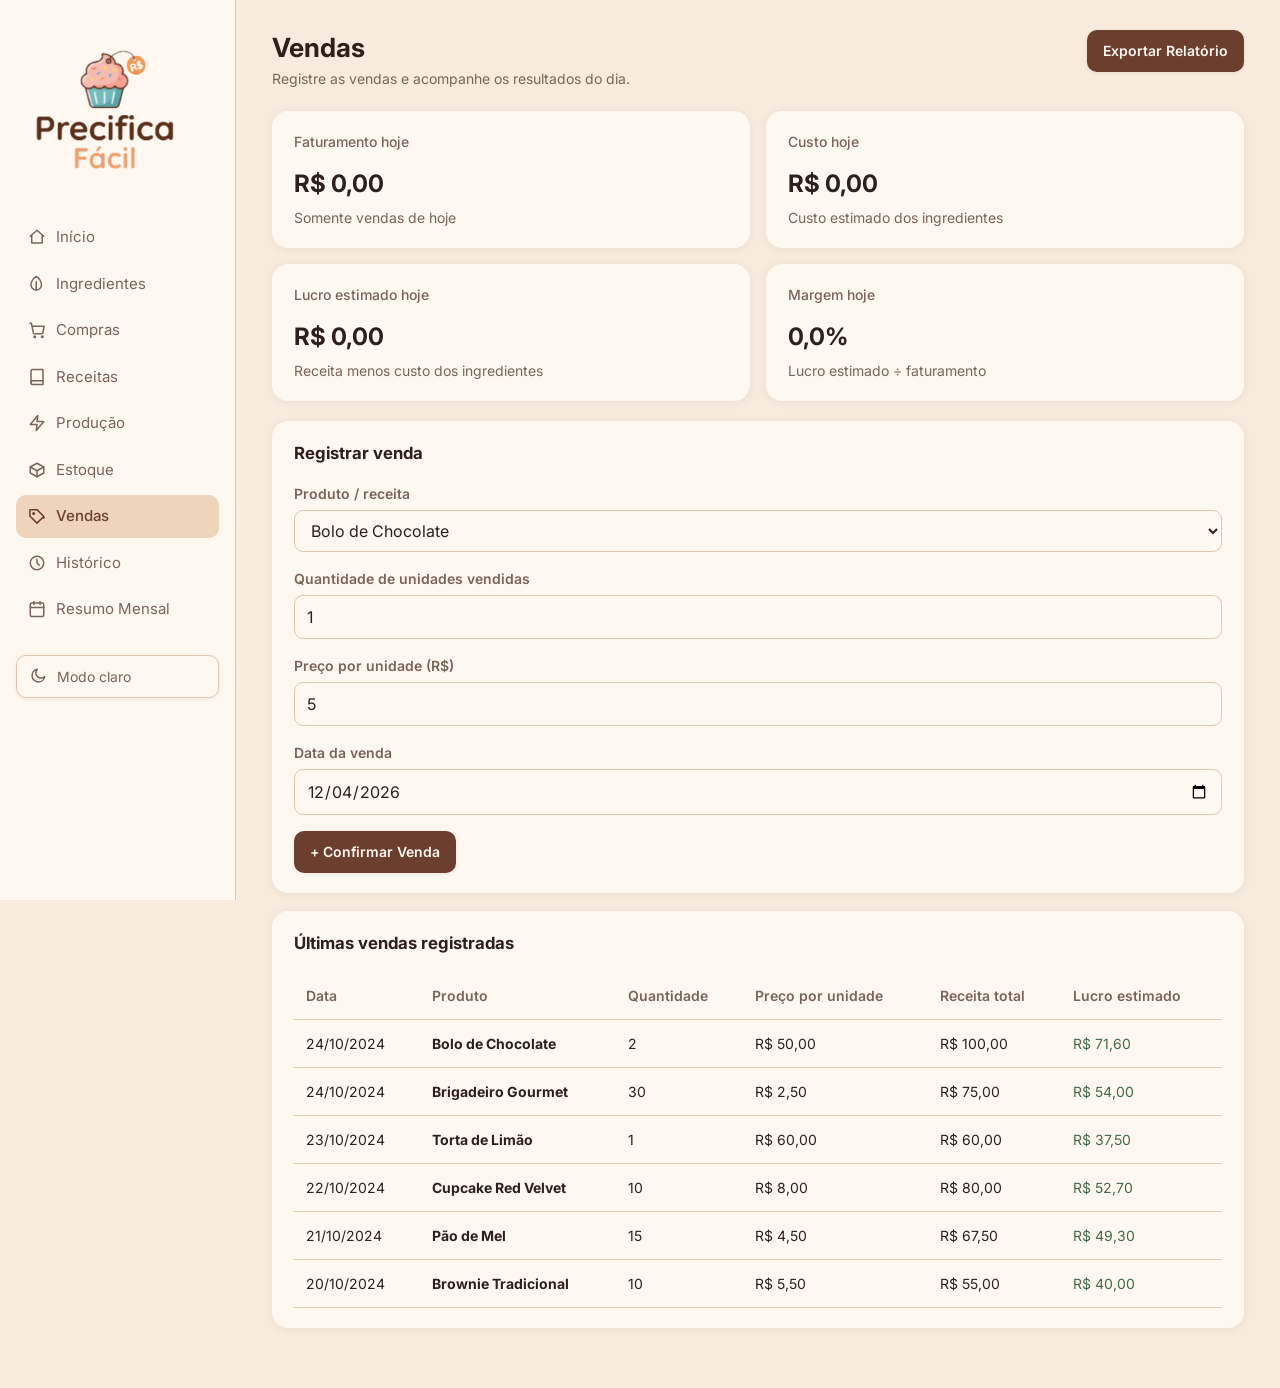
<file: pages/vendas.html>
<!DOCTYPE html>
<html lang="pt-BR">
<head>
  <meta charset="UTF-8">
  <meta name="viewport" content="width=device-width, initial-scale=1.0">
  <title>Vendas | Precifica Fácil</title>
  <link rel="preconnect" href="https://fonts.googleapis.com">
  <link href="https://fonts.googleapis.com/css2?family=Inter:wght@400;500;600;700;800&amp;display=swap" rel="stylesheet">
  <script src="../js/core/tema.js"></script>
  <link rel="stylesheet" href="../style.css">

  <!-- defer espera o HTML ficar pronto e mantém a ordem destes três arquivos. -->
  <script src="../js/dados.js" defer></script>
  <script src="../js/core/formatacao.js" defer></script>
  <script src="../js/core/consultas.js" defer></script>
  <script src="../js/core/calculos.js" defer></script>
  <script src="../js/core/interface.js" defer></script>
  <script src="../js/pages/vendas.js" defer></script>
</head>
<body>
  <a href="#conteudo" class="pular-menu">Ir para o conteúdo</a>
  <div class="aplicacao">
    <!-- Este menu é igual em todas as telas. aria-current marca a tela atual. -->
    <aside class="menu-lateral">
      <a class="marca" href="index.html">
        <img class="marca-logo" src="../assets/logo-precifica-facil.png" alt="Precifica Fácil">
      </a>
      <nav class="menu" aria-label="Menu principal">
        <a class="menu-link" href="index.html">
          <svg aria-hidden="true" viewBox="0 0 24 24" fill="none" stroke-width="2" stroke-linecap="round" stroke-linejoin="round"><path d="M3 11l9-8 9 8"/><path d="M5 10v10h14V10"/></svg>
          <span>Início</span>
        </a>
        <a class="menu-link" href="ingredientes.html">
          <svg aria-hidden="true" viewBox="0 0 24 24" fill="none" stroke-width="2" stroke-linecap="round" stroke-linejoin="round"><path d="M11 20A7 7 0 0 1 4 13c0-4 3-9 7-11 4 2 7 7 7 11a7 7 0 0 1-7 7z"/><path d="M11 20V9"/></svg>
          <span>Ingredientes</span>
        </a>
        <a class="menu-link" href="compras.html">
          <svg aria-hidden="true" viewBox="0 0 24 24" fill="none" stroke-width="2" stroke-linecap="round" stroke-linejoin="round"><circle cx="9" cy="21" r="1"/><circle cx="19" cy="21" r="1"/><path d="M2.5 3h2l2.6 12.4a2 2 0 0 0 2 1.6h8.7a2 2 0 0 0 2-1.6L21.5 7H6"/></svg>
          <span>Compras</span>
        </a>
        <a class="menu-link" href="receitas.html">
          <svg aria-hidden="true" viewBox="0 0 24 24" fill="none" stroke-width="2" stroke-linecap="round" stroke-linejoin="round"><path d="M4 19.5A2.5 2.5 0 0 1 6.5 17H20"/><path d="M6.5 2H20v20H6.5A2.5 2.5 0 0 1 4 19.5v-15A2.5 2.5 0 0 1 6.5 2z"/></svg>
          <span>Receitas</span>
        </a>
        <a class="menu-link" href="producao.html">
          <svg aria-hidden="true" viewBox="0 0 24 24" fill="none" stroke-width="2" stroke-linecap="round" stroke-linejoin="round"><polygon points="13 2 3 14 12 14 11 22 21 10 12 10 13 2"/></svg>
          <span>Produção</span>
        </a>
        <a class="menu-link" href="estoque.html">
          <svg aria-hidden="true" viewBox="0 0 24 24" fill="none" stroke-width="2" stroke-linecap="round" stroke-linejoin="round"><path d="M21 8l-9-5-9 5 9 5 9-5z"/><path d="M3 8v8l9 5 9-5V8"/><path d="M12 13v8"/></svg>
          <span>Estoque</span>
        </a>
        <a class="menu-link" href="vendas.html" aria-current="page">
          <svg aria-hidden="true" viewBox="0 0 24 24" fill="none" stroke-width="2" stroke-linecap="round" stroke-linejoin="round"><path d="M20.6 12.9L12 21.5 2.5 12 2.5 3.5 12 3.5l8.6 8.6a2 2 0 0 1 0 2.8z"/><circle cx="7.5" cy="8.5" r="1"/></svg>
          <span>Vendas</span>
        </a>
        <a class="menu-link" href="historico.html">
          <svg aria-hidden="true" viewBox="0 0 24 24" fill="none" stroke-width="2" stroke-linecap="round" stroke-linejoin="round"><circle cx="12" cy="12" r="9"/><path d="M12 7v5l3 3"/></svg>
          <span>Histórico</span>
        </a>
        <a class="menu-link" href="resumo.html">
          <svg aria-hidden="true" viewBox="0 0 24 24" fill="none" stroke-width="2" stroke-linecap="round" stroke-linejoin="round"><rect x="3" y="4" width="18" height="18" rx="2"/><path d="M16 2v4M8 2v4M3 10h18"/></svg>
          <span>Resumo Mensal</span>
        </a>
      </nav>
      <button class="alternador-tema" type="button" data-alternar-tema aria-pressed="false" aria-label="Modo claro ativado">
        <svg aria-hidden="true" viewBox="0 0 24 24" fill="none" stroke-width="2" stroke-linecap="round" stroke-linejoin="round"><path d="M21 12.8A8.5 8.5 0 1 1 11.2 3 6.5 6.5 0 0 0 21 12.8z"/></svg>
        <span data-tema-label>Modo claro</span>
      </button>
    </aside>

    <!-- Aqui começa o conteúdo exclusivo desta tela. -->
    <main id="conteudo" class="conteudo">
      <header class="cabecalho-pagina">
        <div>
          <h1>Vendas</h1>
          <p class="texto-secundario">Registre as vendas e acompanhe os resultados do dia.</p>
        </div>
        <div class="acoes"><button type="button" id="exportar-vendas" class="botao botao-principal">Exportar Relatório</button></div>
      </header>
      <div class="grade-indicadores">
        <article class="indicador">
          <h2>Faturamento hoje</h2>
          <p class="indicador-valor" id="vendas-faturamento">—</p>
          <p class="texto-secundario">Somente vendas de hoje</p>
        </article>
        <article class="indicador">
          <h2>Custo hoje</h2>
          <p class="indicador-valor" id="vendas-custo">—</p>
          <p class="texto-secundario">Custo estimado dos ingredientes</p>
        </article>
        <article class="indicador">
          <h2>Lucro estimado hoje</h2>
          <p class="indicador-valor" id="vendas-lucro">—</p>
          <p class="texto-secundario">Receita menos custo dos ingredientes</p>
        </article>
        <article class="indicador">
          <h2>Margem hoje</h2>
          <p class="indicador-valor" id="vendas-margem">—</p>
          <p class="texto-secundario">Lucro estimado ÷ faturamento</p>
        </article>
      </div>
      <div class="grade-duas-colunas">
        <section class="cartao">
          <h2>Registrar venda</h2>
          <form id="formulario-venda">
          <div class="campo">
            <label for="venda-receita">Produto / receita</label>
            <select id="venda-receita" required></select>
          </div>          <div class="campo">
            <label for="venda-quantidade">Quantidade de unidades vendidas</label>
            <input type="number" id="venda-quantidade" value="1" min="1" step="1" required>
          </div>          <div class="campo">
            <label for="venda-preco">Preço por unidade (R$)</label>
            <input type="number" id="venda-preco" min="0.01" step="0.01" required>
          </div>          <div class="campo">
            <label for="venda-data">Data da venda</label>
            <input type="date" id="venda-data" required>
          </div><button type="submit" class="botao botao-principal">+ Confirmar Venda</button>
          </form>
        </section>
        <section class="cartao">
          <h2>Últimas vendas registradas</h2>
        <div class="tabela-rolagem" role="region" aria-label="Últimas vendas" tabindex="0">
          <table>
            <caption class="somente-leitor">Últimas vendas</caption>
            <thead>
              <tr>
                <th scope="col">Data</th>
                <th scope="col">Produto</th>
                <th scope="col">Quantidade</th>
                <th scope="col">Preço por unidade</th>
                <th scope="col">Receita total</th>
                <th scope="col">Lucro estimado</th>
              </tr>
            </thead>
            <!-- O JavaScript desta tela preenche as linhas abaixo. -->
            <tbody id="tabela-vendas"></tbody>

          </table>
        </div>
        </section>
      </div>
    </main>
  </div>


  <noscript><p>Ative o JavaScript para usar os cadastros e os cálculos.</p></noscript>
  <!-- Avisos de erro permanecem visíveis; mensagens de sucesso somem sozinhas. -->
  <p id="mensagem" class="mensagem" role="status" aria-live="polite" hidden></p>
</body>
</html>
</file>
<file: style.css>
/*
 * Ponto de entrada dos estilos compartilhados.
 * Os arquivos importados mantêm a ordem original das regras.
 */
@import url("assets/css/base.css");
@import url("assets/css/layout.css");
@import url("assets/css/components.css");
@import url("assets/css/pages.css");
@import url("assets/css/responsive.css");
</file>
